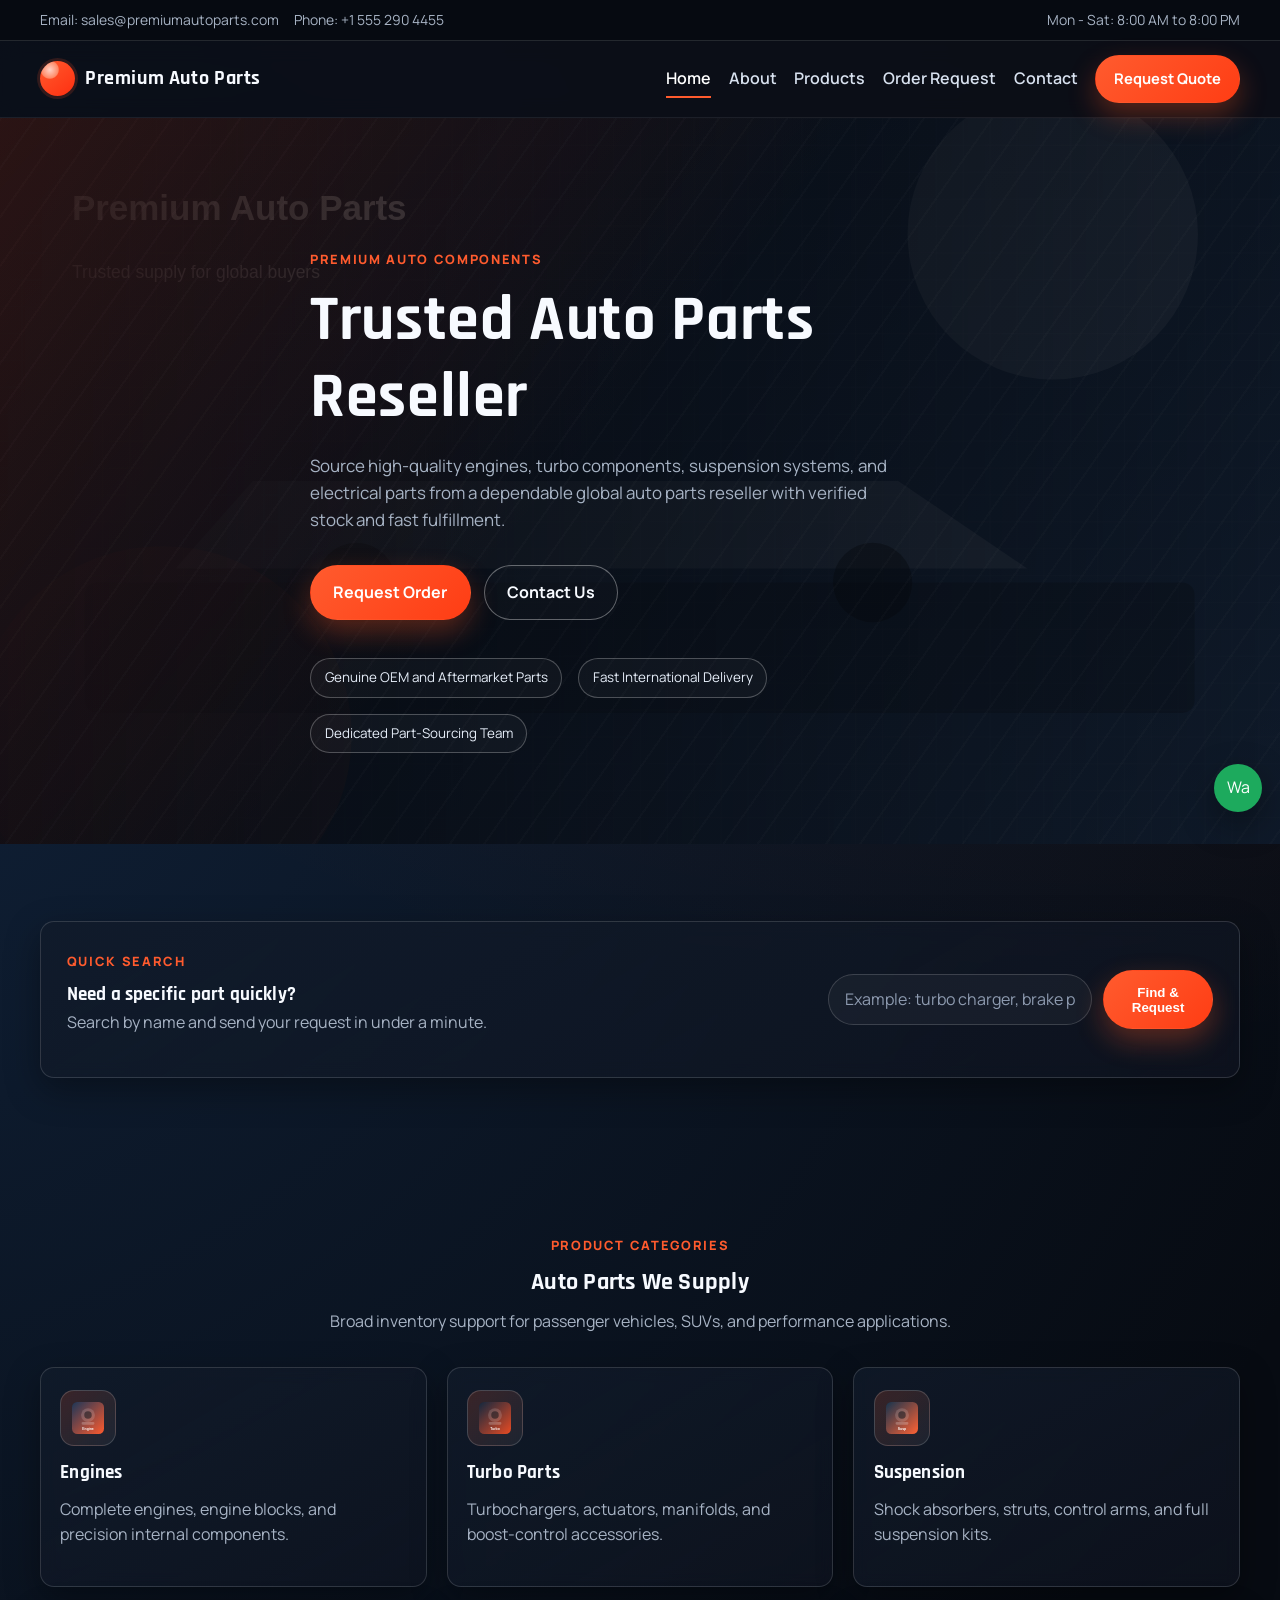
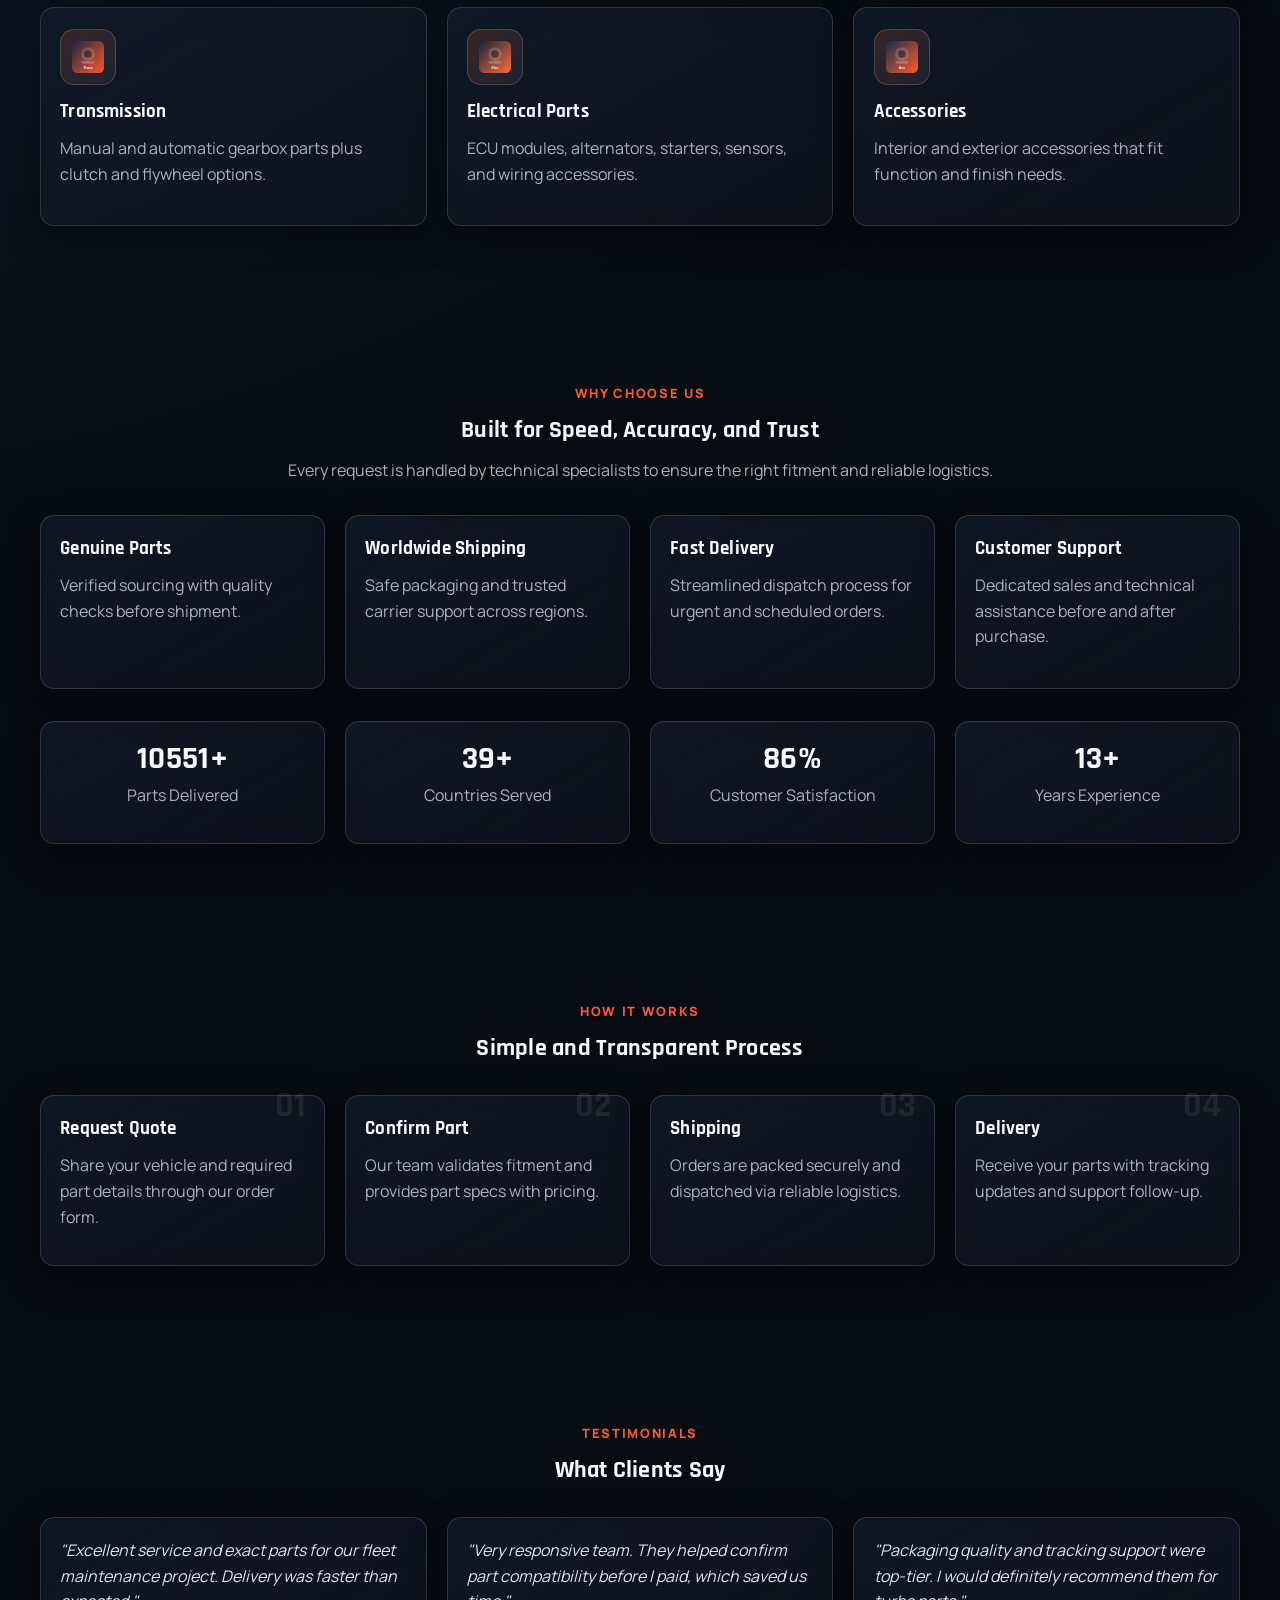
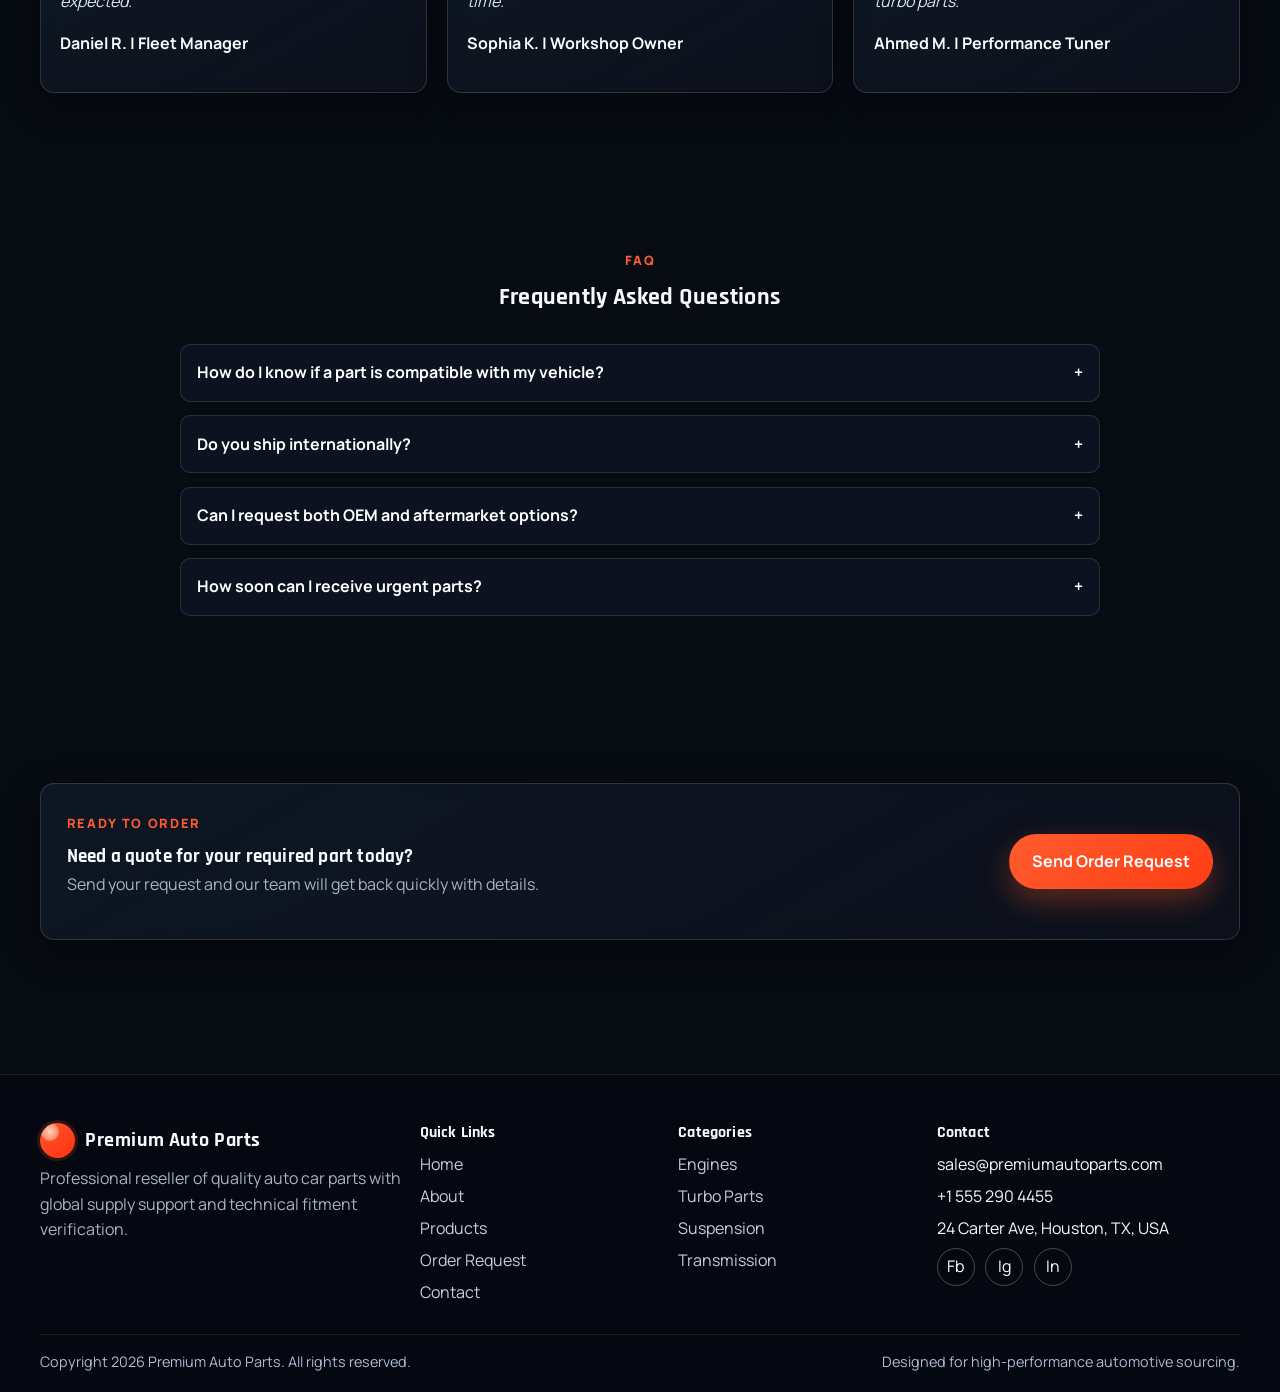
<file: index.html>
<!DOCTYPE html>
<html lang="en">
  <head>
    <meta charset="UTF-8" />
    <meta name="viewport" content="width=device-width, initial-scale=1.0" />
    <meta
      name="description"
      content="Premium Auto Car Parts Reselling website for genuine parts, quick quote requests, and worldwide shipping."
    />
    <meta
      name="keywords"
      content="auto parts reseller, engines, turbo parts, suspension, transmission, automotive spare parts"
    />
    <title>Premium Auto Parts | Trusted Auto Parts Reseller</title>
    <link rel="preconnect" href="https://fonts.googleapis.com" />
    <link rel="preconnect" href="https://fonts.gstatic.com" crossorigin />
    <link
      href="https://fonts.googleapis.com/css2?family=Manrope:wght@400;500;600;700;800&family=Rajdhani:wght@600;700&display=swap"
      rel="stylesheet"
    />
    <link rel="stylesheet" href="css/style.css" />
  </head>
  <body>
    <!-- Top Contact Strip -->
    <div class="topbar">
      <div class="container">
        <ul class="topbar-list">
          <li>Email: sales@premiumautoparts.com</li>
          <li>Phone: +1 555 290 4455</li>
        </ul>
        <span>Mon - Sat: 8:00 AM to 8:00 PM</span>
      </div>
    </div>

    <!-- Sticky Header and Navigation -->
    <header class="site-header">
      <div class="container navbar">
        <a class="logo" href="index.html">
          <span class="logo-mark" aria-hidden="true"></span>
          <span>Premium Auto Parts</span>
        </a>

        <button
          class="nav-toggle"
          data-nav-toggle
          aria-label="Toggle menu"
          aria-expanded="false"
        >
          <span class="bar"></span>
          <span class="bar"></span>
          <span class="bar"></span>
        </button>

        <nav class="nav-links" data-nav-links>
          <a class="nav-link active" href="index.html">Home</a>
          <a class="nav-link" href="about.html">About</a>
          <a class="nav-link" href="products.html">Products</a>
          <a class="nav-link" href="order-request.html">Order Request</a>
          <a class="nav-link" href="contact.html">Contact</a>
          <a class="btn btn-primary btn-sm" href="order-request.html">Request Quote</a>
        </nav>
      </div>
    </header>

    <!-- Main Page Content -->
    <main>
      <section class="hero">
        <div class="container hero-content reveal">
          <span class="eyebrow">Premium Auto Components</span>
          <h1>Trusted Auto Parts Reseller</h1>
          <p>
            Source high-quality engines, turbo components, suspension systems, and
            electrical parts from a dependable global auto parts reseller with verified
            stock and fast fulfillment.
          </p>
          <div class="hero-actions">
            <a class="btn btn-primary" href="order-request.html">Request Order</a>
            <a class="btn btn-outline" href="contact.html">Contact Us</a>
          </div>
          <div class="hero-meta">
            <span class="hero-pill">Genuine OEM and Aftermarket Parts</span>
            <span class="hero-pill">Fast International Delivery</span>
            <span class="hero-pill">Dedicated Part-Sourcing Team</span>
          </div>
        </div>
      </section>

      <section class="section">
        <div class="container">
          <div class="glass-card cta-strip reveal">
            <div>
              <span class="eyebrow">Quick Search</span>
              <h3>Need a specific part quickly?</h3>
              <p>Search by name and send your request in under a minute.</p>
            </div>
            <form class="search-form" data-quick-search>
              <input
                type="text"
                name="search"
                placeholder="Example: turbo charger, brake pad, ECU"
                aria-label="Search part"
              />
              <button class="btn btn-primary" type="submit">Find & Request</button>
            </form>
          </div>
        </div>
      </section>

      <section class="section">
        <div class="container">
          <div class="section-title-wrap reveal">
            <span class="eyebrow">Product Categories</span>
            <h2>Auto Parts We Supply</h2>
            <p>
              Broad inventory support for passenger vehicles, SUVs, and performance
              applications.
            </p>
          </div>

          <div class="grid grid-3">
            <article class="glass-card feature-card reveal">
              <div class="feature-icon">
                <img src="images/category-engine.svg" alt="Engine parts" />
              </div>
              <h3>Engines</h3>
              <p>Complete engines, engine blocks, and precision internal components.</p>
            </article>

            <article class="glass-card feature-card reveal">
              <div class="feature-icon">
                <img src="images/category-turbo.svg" alt="Turbo parts" />
              </div>
              <h3>Turbo Parts</h3>
              <p>Turbochargers, actuators, manifolds, and boost-control accessories.</p>
            </article>

            <article class="glass-card feature-card reveal">
              <div class="feature-icon">
                <img src="images/category-suspension.svg" alt="Suspension parts" />
              </div>
              <h3>Suspension</h3>
              <p>Shock absorbers, struts, control arms, and full suspension kits.</p>
            </article>

            <article class="glass-card feature-card reveal">
              <div class="feature-icon">
                <img src="images/category-transmission.svg" alt="Transmission parts" />
              </div>
              <h3>Transmission</h3>
              <p>Manual and automatic gearbox parts plus clutch and flywheel options.</p>
            </article>

            <article class="glass-card feature-card reveal">
              <div class="feature-icon">
                <img src="images/category-electrical.svg" alt="Electrical parts" />
              </div>
              <h3>Electrical Parts</h3>
              <p>ECU modules, alternators, starters, sensors, and wiring accessories.</p>
            </article>

            <article class="glass-card feature-card reveal">
              <div class="feature-icon">
                <img src="images/category-accessories.svg" alt="Accessories" />
              </div>
              <h3>Accessories</h3>
              <p>Interior and exterior accessories that fit function and finish needs.</p>
            </article>
          </div>
        </div>
      </section>

      <section class="section">
        <div class="container">
          <div class="section-title-wrap reveal">
            <span class="eyebrow">Why Choose Us</span>
            <h2>Built for Speed, Accuracy, and Trust</h2>
            <p>
              Every request is handled by technical specialists to ensure the right
              fitment and reliable logistics.
            </p>
          </div>

          <div class="grid grid-4">
            <article class="glass-card feature-card reveal">
              <h3>Genuine Parts</h3>
              <p>Verified sourcing with quality checks before shipment.</p>
            </article>
            <article class="glass-card feature-card reveal">
              <h3>Worldwide Shipping</h3>
              <p>Safe packaging and trusted carrier support across regions.</p>
            </article>
            <article class="glass-card feature-card reveal">
              <h3>Fast Delivery</h3>
              <p>Streamlined dispatch process for urgent and scheduled orders.</p>
            </article>
            <article class="glass-card feature-card reveal">
              <h3>Customer Support</h3>
              <p>Dedicated sales and technical assistance before and after purchase.</p>
            </article>
          </div>

          <div class="grid grid-4 stats reveal">
            <article class="glass-card stat-card">
              <h3 class="counter" data-target="12000" data-suffix="+">0+</h3>
              <p>Parts Delivered</p>
            </article>
            <article class="glass-card stat-card">
              <h3 class="counter" data-target="45" data-suffix="+">0+</h3>
              <p>Countries Served</p>
            </article>
            <article class="glass-card stat-card">
              <h3 class="counter" data-target="98" data-suffix="%">0%</h3>
              <p>Customer Satisfaction</p>
            </article>
            <article class="glass-card stat-card">
              <h3 class="counter" data-target="15" data-suffix="+">0+</h3>
              <p>Years Experience</p>
            </article>
          </div>
        </div>
      </section>

      <section class="section">
        <div class="container">
          <div class="section-title-wrap reveal">
            <span class="eyebrow">How It Works</span>
            <h2>Simple and Transparent Process</h2>
          </div>
          <div class="grid grid-4 process-list">
            <article class="glass-card process-step reveal">
              <h3>Request Quote</h3>
              <p>Share your vehicle and required part details through our order form.</p>
            </article>
            <article class="glass-card process-step reveal">
              <h3>Confirm Part</h3>
              <p>Our team validates fitment and provides part specs with pricing.</p>
            </article>
            <article class="glass-card process-step reveal">
              <h3>Shipping</h3>
              <p>Orders are packed securely and dispatched via reliable logistics.</p>
            </article>
            <article class="glass-card process-step reveal">
              <h3>Delivery</h3>
              <p>Receive your parts with tracking updates and support follow-up.</p>
            </article>
          </div>
        </div>
      </section>

      <section class="section">
        <div class="container">
          <div class="section-title-wrap reveal">
            <span class="eyebrow">Testimonials</span>
            <h2>What Clients Say</h2>
          </div>
          <div class="grid grid-3">
            <article class="glass-card testimonial-card reveal">
              <p class="quote">
                "Excellent service and exact parts for our fleet maintenance project.
                Delivery was faster than expected."
              </p>
              <p class="author">Daniel R. | Fleet Manager</p>
            </article>
            <article class="glass-card testimonial-card reveal">
              <p class="quote">
                "Very responsive team. They helped confirm part compatibility before I
                paid, which saved us time."
              </p>
              <p class="author">Sophia K. | Workshop Owner</p>
            </article>
            <article class="glass-card testimonial-card reveal">
              <p class="quote">
                "Packaging quality and tracking support were top-tier. I would definitely
                recommend them for turbo parts."
              </p>
              <p class="author">Ahmed M. | Performance Tuner</p>
            </article>
          </div>
        </div>
      </section>

      <section class="section">
        <div class="container">
          <div class="section-title-wrap reveal">
            <span class="eyebrow">FAQ</span>
            <h2>Frequently Asked Questions</h2>
          </div>
          <div class="faq-list">
            <article class="faq-item reveal">
              <button class="faq-question" type="button">
                How do I know if a part is compatible with my vehicle?
                <span>+</span>
              </button>
              <div class="faq-answer">
                <p>
                  Share your vehicle make, model, engine, and year. Our team verifies
                  compatibility before final confirmation.
                </p>
              </div>
            </article>

            <article class="faq-item reveal">
              <button class="faq-question" type="button">
                Do you ship internationally?
                <span>+</span>
              </button>
              <div class="faq-answer">
                <p>
                  Yes. We provide worldwide shipping with tracking and recommended
                  courier options based on your location.
                </p>
              </div>
            </article>

            <article class="faq-item reveal">
              <button class="faq-question" type="button">
                Can I request both OEM and aftermarket options?
                <span>+</span>
              </button>
              <div class="faq-answer">
                <p>
                  Absolutely. We can provide price and lead-time comparisons for genuine
                  OEM and premium aftermarket alternatives.
                </p>
              </div>
            </article>

            <article class="faq-item reveal">
              <button class="faq-question" type="button">
                How soon can I receive urgent parts?
                <span>+</span>
              </button>
              <div class="faq-answer">
                <p>
                  Urgent requests are prioritized for same-day processing where stock is
                  available, with express shipping options.
                </p>
              </div>
            </article>
          </div>
        </div>
      </section>

      <section class="section">
        <div class="container">
          <div class="glass-card cta-strip reveal">
            <div>
              <span class="eyebrow">Ready to Order</span>
              <h3>Need a quote for your required part today?</h3>
              <p>Send your request and our team will get back quickly with details.</p>
            </div>
            <a class="btn btn-primary" href="order-request.html">Send Order Request</a>
          </div>
        </div>
      </section>
    </main>

    <!-- Site Footer -->
    <footer class="site-footer">
      <div class="container footer-top">
        <div>
          <a class="logo" href="index.html">
            <span class="logo-mark" aria-hidden="true"></span>
            <span>Premium Auto Parts</span>
          </a>
          <p>
            Professional reseller of quality auto car parts with global supply support
            and technical fitment verification.
          </p>
        </div>
        <div>
          <h4>Quick Links</h4>
          <ul class="footer-links">
            <li><a href="index.html">Home</a></li>
            <li><a href="about.html">About</a></li>
            <li><a href="products.html">Products</a></li>
            <li><a href="order-request.html">Order Request</a></li>
            <li><a href="contact.html">Contact</a></li>
          </ul>
        </div>
        <div>
          <h4>Categories</h4>
          <ul class="footer-links">
            <li><a href="products.html">Engines</a></li>
            <li><a href="products.html">Turbo Parts</a></li>
            <li><a href="products.html">Suspension</a></li>
            <li><a href="products.html">Transmission</a></li>
          </ul>
        </div>
        <div>
          <h4>Contact</h4>
          <ul class="footer-links">
            <li>sales@premiumautoparts.com</li>
            <li>+1 555 290 4455</li>
            <li>24 Carter Ave, Houston, TX, USA</li>
          </ul>
          <div class="socials">
            <a class="social-link" href="#" aria-label="Facebook">Fb</a>
            <a class="social-link" href="#" aria-label="Instagram">Ig</a>
            <a class="social-link" href="#" aria-label="LinkedIn">In</a>
          </div>
        </div>
      </div>
      <div class="container footer-bottom">
        <span>Copyright <span data-year></span> Premium Auto Parts. All rights reserved.</span>
        <span>Designed for high-performance automotive sourcing.</span>
      </div>
    </footer>

    <a
      class="floating-whatsapp"
      href="https://wa.me/15552904455"
      target="_blank"
      rel="noopener"
      aria-label="WhatsApp chat"
      >Wa</a
    >
    <button class="back-to-top" data-back-top aria-label="Back to top">Top</button>

    <script src="js/main.js"></script>
  </body>
</html>
</file>
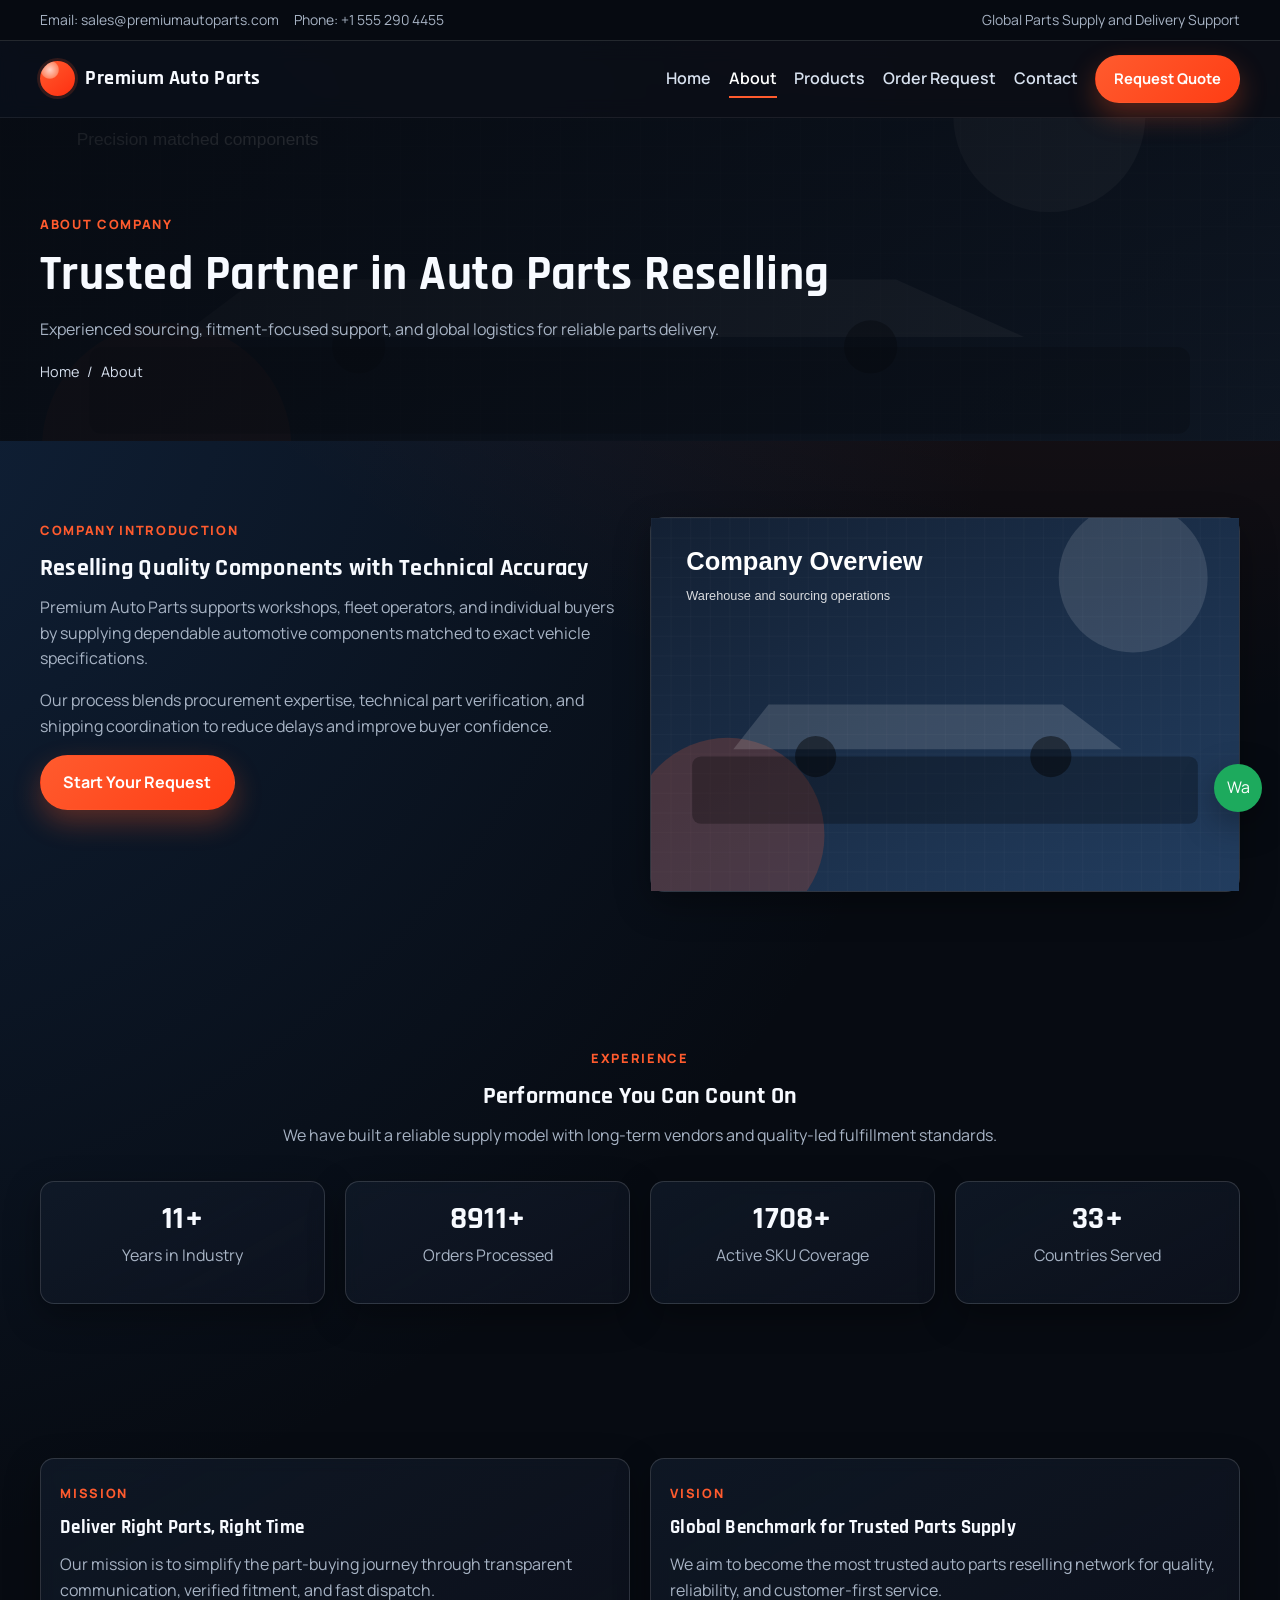
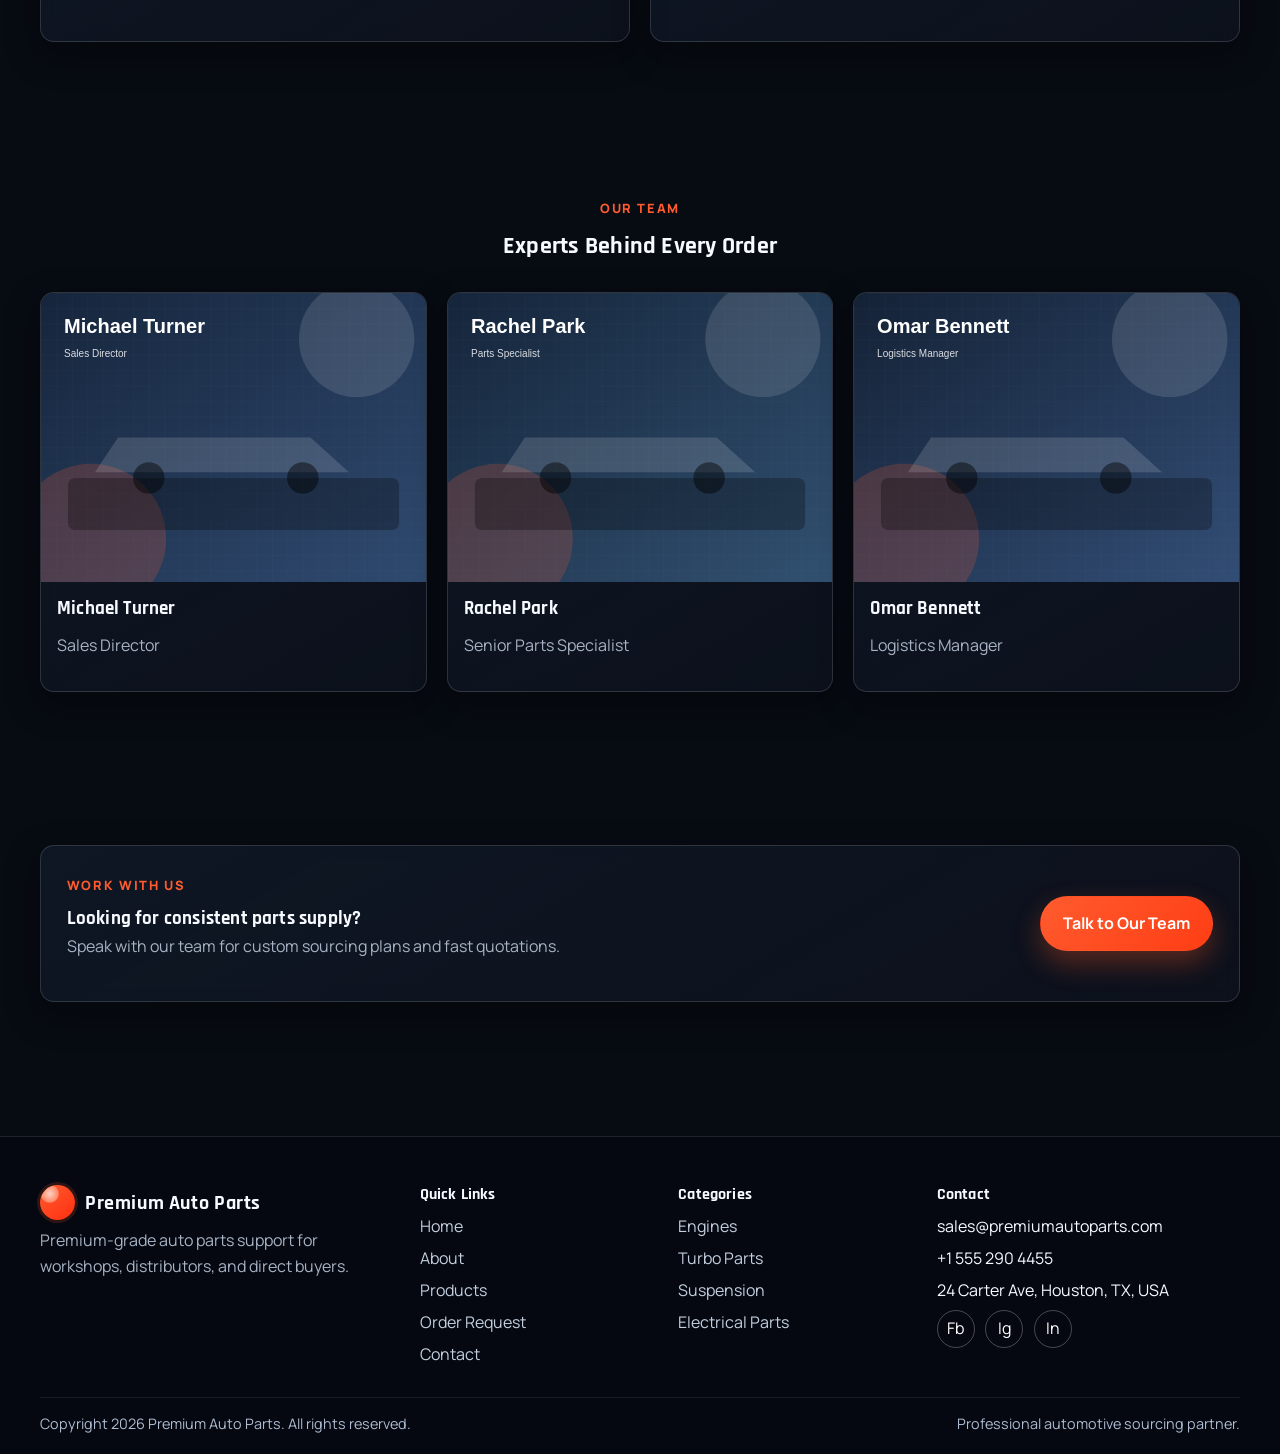
<file: about.html>
<!DOCTYPE html>
<html lang="en">
  <head>
    <meta charset="UTF-8" />
    <meta name="viewport" content="width=device-width, initial-scale=1.0" />
    <meta
      name="description"
      content="Learn about Premium Auto Parts, our experience, mission, vision, and team behind reliable auto parts reselling."
    />
    <title>About Us | Premium Auto Parts</title>
    <link rel="preconnect" href="https://fonts.googleapis.com" />
    <link rel="preconnect" href="https://fonts.gstatic.com" crossorigin />
    <link
      href="https://fonts.googleapis.com/css2?family=Manrope:wght@400;500;600;700;800&family=Rajdhani:wght@600;700&display=swap"
      rel="stylesheet"
    />
    <link rel="stylesheet" href="css/style.css" />
  </head>
  <body>
    <!-- Top Contact Strip -->
    <div class="topbar">
      <div class="container">
        <ul class="topbar-list">
          <li>Email: sales@premiumautoparts.com</li>
          <li>Phone: +1 555 290 4455</li>
        </ul>
        <span>Global Parts Supply and Delivery Support</span>
      </div>
    </div>

    <!-- Sticky Header and Navigation -->
    <header class="site-header">
      <div class="container navbar">
        <a class="logo" href="index.html">
          <span class="logo-mark" aria-hidden="true"></span>
          <span>Premium Auto Parts</span>
        </a>

        <button
          class="nav-toggle"
          data-nav-toggle
          aria-label="Toggle menu"
          aria-expanded="false"
        >
          <span class="bar"></span>
          <span class="bar"></span>
          <span class="bar"></span>
        </button>

        <nav class="nav-links" data-nav-links>
          <a class="nav-link" href="index.html">Home</a>
          <a class="nav-link active" href="about.html">About</a>
          <a class="nav-link" href="products.html">Products</a>
          <a class="nav-link" href="order-request.html">Order Request</a>
          <a class="nav-link" href="contact.html">Contact</a>
          <a class="btn btn-primary btn-sm" href="order-request.html">Request Quote</a>
        </nav>
      </div>
    </header>

    <!-- Main Page Content -->
    <main>
      <section class="page-banner">
        <div class="container reveal">
          <span class="eyebrow">About Company</span>
          <h1>Trusted Partner in Auto Parts Reselling</h1>
          <p>
            Experienced sourcing, fitment-focused support, and global logistics for
            reliable parts delivery.
          </p>
          <div class="breadcrumb">
            <a href="index.html">Home</a>
            <span>/</span>
            <span>About</span>
          </div>
        </div>
      </section>

      <section class="section">
        <div class="container grid grid-2">
          <div class="reveal">
            <span class="eyebrow">Company Introduction</span>
            <h2>Reselling Quality Components with Technical Accuracy</h2>
            <p>
              Premium Auto Parts supports workshops, fleet operators, and individual
              buyers by supplying dependable automotive components matched to exact vehicle
              specifications.
            </p>
            <p>
              Our process blends procurement expertise, technical part verification, and
              shipping coordination to reduce delays and improve buyer confidence.
            </p>
            <a class="btn btn-primary" href="order-request.html">Start Your Request</a>
          </div>
          <div class="glass-card reveal">
            <img src="images/about-company.svg" alt="Auto parts warehouse and support team" />
          </div>
        </div>
      </section>

      <section class="section">
        <div class="container">
          <div class="section-title-wrap reveal">
            <span class="eyebrow">Experience</span>
            <h2>Performance You Can Count On</h2>
            <p>
              We have built a reliable supply model with long-term vendors and quality-led
              fulfillment standards.
            </p>
          </div>
          <div class="grid grid-4 stats">
            <article class="glass-card stat-card reveal">
              <h3 class="counter" data-target="15" data-suffix="+">0+</h3>
              <p>Years in Industry</p>
            </article>
            <article class="glass-card stat-card reveal">
              <h3 class="counter" data-target="12000" data-suffix="+">0+</h3>
              <p>Orders Processed</p>
            </article>
            <article class="glass-card stat-card reveal">
              <h3 class="counter" data-target="2300" data-suffix="+">0+</h3>
              <p>Active SKU Coverage</p>
            </article>
            <article class="glass-card stat-card reveal">
              <h3 class="counter" data-target="45" data-suffix="+">0+</h3>
              <p>Countries Served</p>
            </article>
          </div>
        </div>
      </section>

      <section class="section">
        <div class="container grid grid-2">
          <article class="glass-card feature-card reveal">
            <span class="eyebrow">Mission</span>
            <h3>Deliver Right Parts, Right Time</h3>
            <p>
              Our mission is to simplify the part-buying journey through transparent
              communication, verified fitment, and fast dispatch.
            </p>
          </article>
          <article class="glass-card feature-card reveal">
            <span class="eyebrow">Vision</span>
            <h3>Global Benchmark for Trusted Parts Supply</h3>
            <p>
              We aim to become the most trusted auto parts reselling network for quality,
              reliability, and customer-first service.
            </p>
          </article>
        </div>
      </section>

      <section class="section">
        <div class="container">
          <div class="section-title-wrap reveal">
            <span class="eyebrow">Our Team</span>
            <h2>Experts Behind Every Order</h2>
          </div>
          <div class="grid grid-3">
            <article class="glass-card team-card reveal">
              <img src="images/team-1.svg" alt="Sales director portrait" />
              <div class="content">
                <h3>Michael Turner</h3>
                <p>Sales Director</p>
              </div>
            </article>
            <article class="glass-card team-card reveal">
              <img src="images/team-2.svg" alt="Parts specialist portrait" />
              <div class="content">
                <h3>Rachel Park</h3>
                <p>Senior Parts Specialist</p>
              </div>
            </article>
            <article class="glass-card team-card reveal">
              <img src="images/team-3.svg" alt="Logistics manager portrait" />
              <div class="content">
                <h3>Omar Bennett</h3>
                <p>Logistics Manager</p>
              </div>
            </article>
          </div>
        </div>
      </section>

      <section class="section">
        <div class="container">
          <div class="glass-card cta-strip reveal">
            <div>
              <span class="eyebrow">Work With Us</span>
              <h3>Looking for consistent parts supply?</h3>
              <p>Speak with our team for custom sourcing plans and fast quotations.</p>
            </div>
            <a class="btn btn-primary" href="contact.html">Talk to Our Team</a>
          </div>
        </div>
      </section>
    </main>

    <!-- Site Footer -->
    <footer class="site-footer">
      <div class="container footer-top">
        <div>
          <a class="logo" href="index.html">
            <span class="logo-mark" aria-hidden="true"></span>
            <span>Premium Auto Parts</span>
          </a>
          <p>
            Premium-grade auto parts support for workshops, distributors, and direct
            buyers.
          </p>
        </div>
        <div>
          <h4>Quick Links</h4>
          <ul class="footer-links">
            <li><a href="index.html">Home</a></li>
            <li><a href="about.html">About</a></li>
            <li><a href="products.html">Products</a></li>
            <li><a href="order-request.html">Order Request</a></li>
            <li><a href="contact.html">Contact</a></li>
          </ul>
        </div>
        <div>
          <h4>Categories</h4>
          <ul class="footer-links">
            <li><a href="products.html">Engines</a></li>
            <li><a href="products.html">Turbo Parts</a></li>
            <li><a href="products.html">Suspension</a></li>
            <li><a href="products.html">Electrical Parts</a></li>
          </ul>
        </div>
        <div>
          <h4>Contact</h4>
          <ul class="footer-links">
            <li>sales@premiumautoparts.com</li>
            <li>+1 555 290 4455</li>
            <li>24 Carter Ave, Houston, TX, USA</li>
          </ul>
          <div class="socials">
            <a class="social-link" href="#" aria-label="Facebook">Fb</a>
            <a class="social-link" href="#" aria-label="Instagram">Ig</a>
            <a class="social-link" href="#" aria-label="LinkedIn">In</a>
          </div>
        </div>
      </div>
      <div class="container footer-bottom">
        <span>Copyright <span data-year></span> Premium Auto Parts. All rights reserved.</span>
        <span>Professional automotive sourcing partner.</span>
      </div>
    </footer>

    <a
      class="floating-whatsapp"
      href="https://wa.me/15552904455"
      target="_blank"
      rel="noopener"
      aria-label="WhatsApp chat"
      >Wa</a
    >
    <button class="back-to-top" data-back-top aria-label="Back to top">Top</button>

    <script src="js/main.js"></script>
  </body>
</html>
</file>
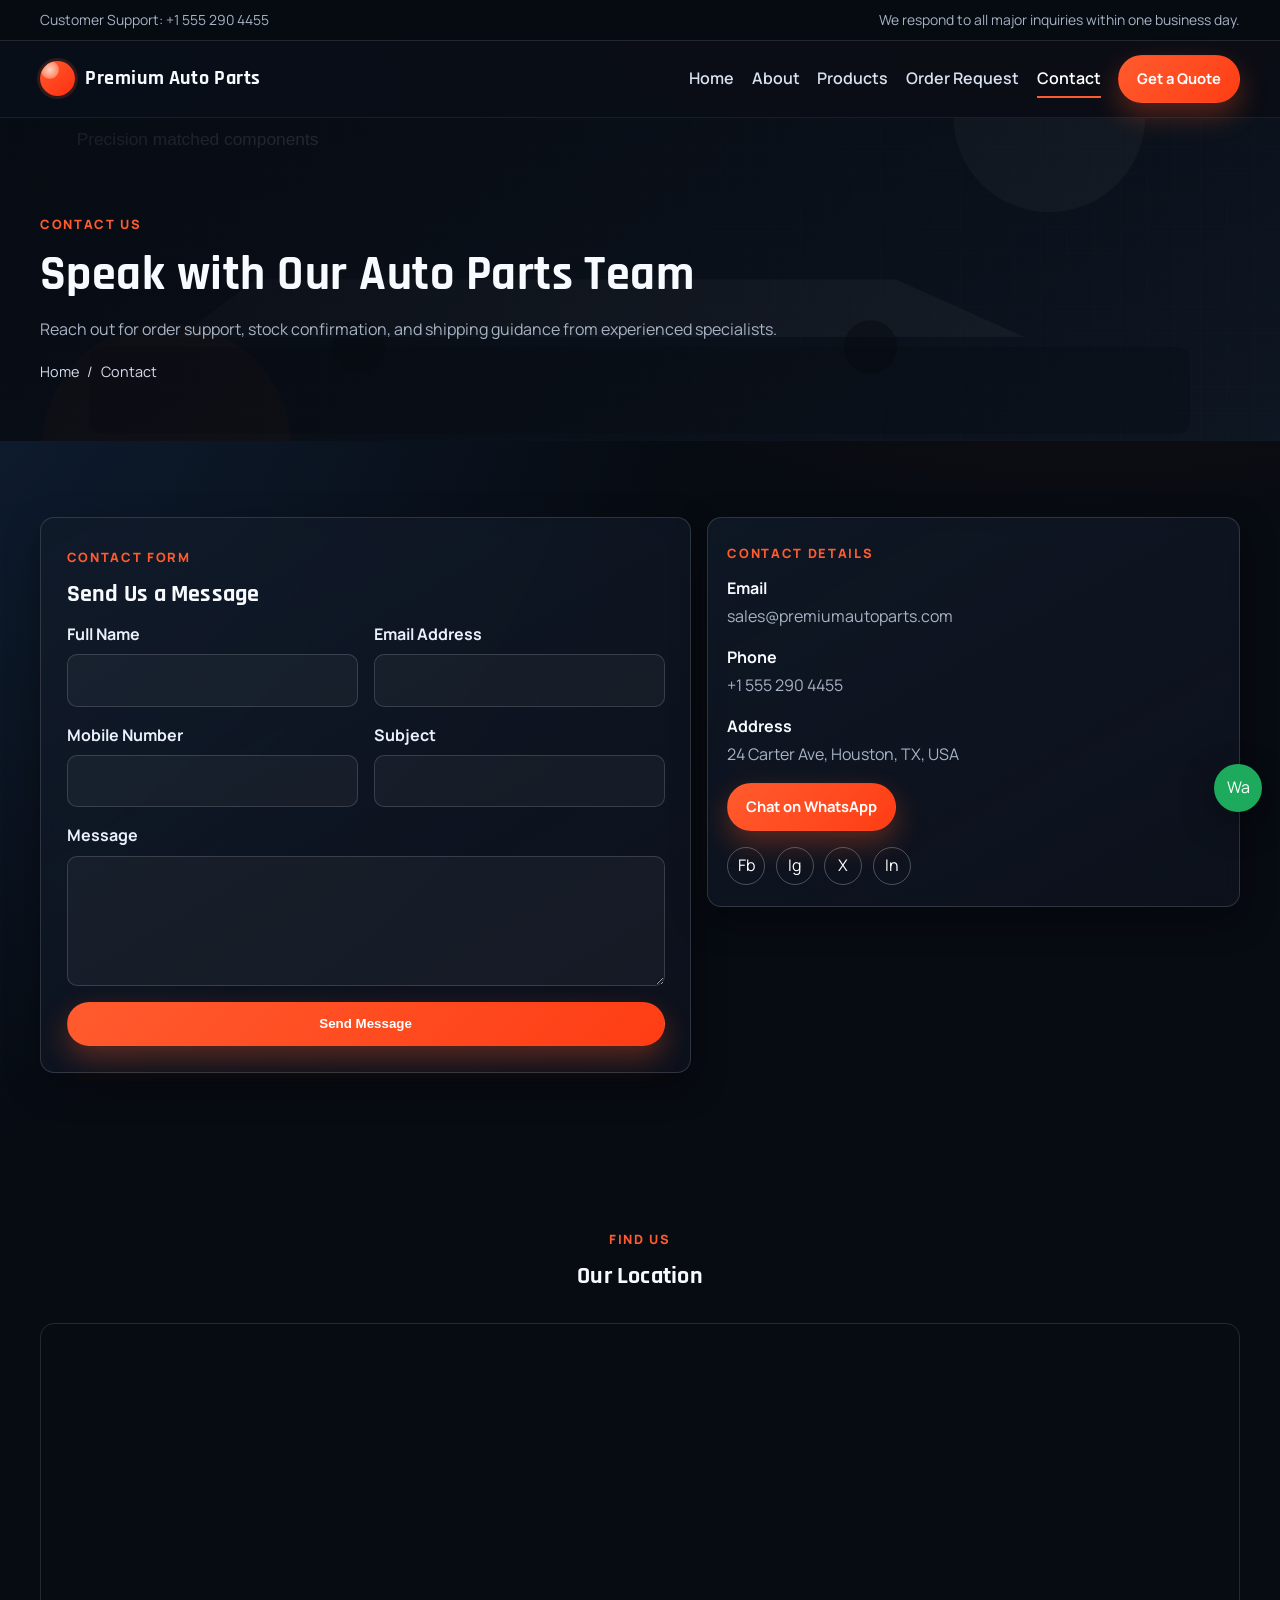
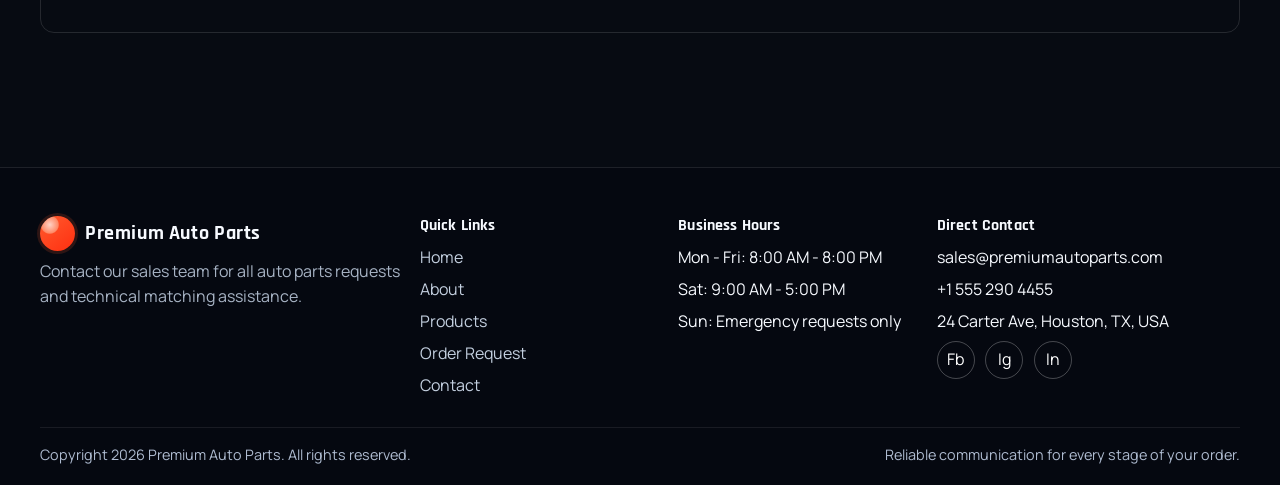
<file: contact.html>
<!DOCTYPE html>
<html lang="en">
  <head>
    <meta charset="UTF-8" />
    <meta name="viewport" content="width=device-width, initial-scale=1.0" />
    <meta
      name="description"
      content="Contact Premium Auto Parts for part inquiries, quote requests, shipping details, and technical support."
    />
    <title>Contact Us | Premium Auto Parts</title>
    <link rel="preconnect" href="https://fonts.googleapis.com" />
    <link rel="preconnect" href="https://fonts.gstatic.com" crossorigin />
    <link
      href="https://fonts.googleapis.com/css2?family=Manrope:wght@400;500;600;700;800&family=Rajdhani:wght@600;700&display=swap"
      rel="stylesheet"
    />
    <link rel="stylesheet" href="css/style.css" />
  </head>
  <body>
    <!-- Top Contact Strip -->
    <div class="topbar">
      <div class="container">
        <ul class="topbar-list">
          <li>Customer Support: +1 555 290 4455</li>
        </ul>
        <span>We respond to all major inquiries within one business day.</span>
      </div>
    </div>

    <!-- Sticky Header and Navigation -->
    <header class="site-header">
      <div class="container navbar">
        <a class="logo" href="index.html">
          <span class="logo-mark" aria-hidden="true"></span>
          <span>Premium Auto Parts</span>
        </a>

        <button
          class="nav-toggle"
          data-nav-toggle
          aria-label="Toggle menu"
          aria-expanded="false"
        >
          <span class="bar"></span>
          <span class="bar"></span>
          <span class="bar"></span>
        </button>

        <nav class="nav-links" data-nav-links>
          <a class="nav-link" href="index.html">Home</a>
          <a class="nav-link" href="about.html">About</a>
          <a class="nav-link" href="products.html">Products</a>
          <a class="nav-link" href="order-request.html">Order Request</a>
          <a class="nav-link active" href="contact.html">Contact</a>
          <a class="btn btn-primary btn-sm" href="order-request.html">Get a Quote</a>
        </nav>
      </div>
    </header>

    <!-- Main Page Content -->
    <main>
      <section class="page-banner">
        <div class="container reveal">
          <span class="eyebrow">Contact Us</span>
          <h1>Speak with Our Auto Parts Team</h1>
          <p>
            Reach out for order support, stock confirmation, and shipping guidance from
            experienced specialists.
          </p>
          <div class="breadcrumb">
            <a href="index.html">Home</a>
            <span>/</span>
            <span>Contact</span>
          </div>
        </div>
      </section>

      <section class="section">
        <div class="container contact-grid">
          <div class="glass-card form-shell reveal">
            <span class="eyebrow">Contact Form</span>
            <h2>Send Us a Message</h2>
            <form
              class="form-grid"
              action="mailto:sales@premiumautoparts.com"
              method="post"
              enctype="text/plain"
            >
              <div class="form-group">
                <label for="contact-name">Full Name</label>
                <input id="contact-name" name="Name" type="text" required />
              </div>
              <div class="form-group">
                <label for="contact-email">Email Address</label>
                <input id="contact-email" name="Email" type="email" required />
              </div>
              <div class="form-group">
                <label for="contact-phone">Mobile Number</label>
                <input id="contact-phone" name="Phone" type="tel" />
              </div>
              <div class="form-group">
                <label for="contact-subject">Subject</label>
                <input id="contact-subject" name="Subject" type="text" required />
              </div>
              <div class="form-group form-group-full">
                <label for="contact-message">Message</label>
                <textarea id="contact-message" name="Message" required></textarea>
              </div>
              <div class="form-group form-group-full">
                <button class="btn btn-primary" type="submit">Send Message</button>
              </div>
            </form>
          </div>

          <aside class="reveal">
            <article class="glass-card feature-card">
              <span class="eyebrow">Contact Details</span>
              <div class="contact-item">
                <div>
                  <strong>Email</strong>
                  <p>sales@premiumautoparts.com</p>
                </div>
              </div>
              <div class="contact-item">
                <div>
                  <strong>Phone</strong>
                  <p>+1 555 290 4455</p>
                </div>
              </div>
              <div class="contact-item">
                <div>
                  <strong>Address</strong>
                  <p>24 Carter Ave, Houston, TX, USA</p>
                </div>
              </div>
              <a
                class="btn btn-primary btn-sm"
                href="https://wa.me/15552904455"
                target="_blank"
                rel="noopener"
                >Chat on WhatsApp</a
              >
              <div class="socials" style="margin-top: 1rem">
                <a class="social-link" href="#" aria-label="Facebook">Fb</a>
                <a class="social-link" href="#" aria-label="Instagram">Ig</a>
                <a class="social-link" href="#" aria-label="X">X</a>
                <a class="social-link" href="#" aria-label="LinkedIn">In</a>
              </div>
            </article>
          </aside>
        </div>
      </section>

      <section class="section">
        <div class="container">
          <div class="section-title-wrap reveal">
            <span class="eyebrow">Find Us</span>
            <h2>Our Location</h2>
          </div>
          <div class="map-wrap reveal">
            <iframe
              title="Premium Auto Parts location map"
              loading="lazy"
              referrerpolicy="no-referrer-when-downgrade"
              src="https://www.google.com/maps?q=Houston,+TX&output=embed"
            ></iframe>
          </div>
        </div>
      </section>
    </main>

    <!-- Site Footer -->
    <footer class="site-footer">
      <div class="container footer-top">
        <div>
          <a class="logo" href="index.html">
            <span class="logo-mark" aria-hidden="true"></span>
            <span>Premium Auto Parts</span>
          </a>
          <p>
            Contact our sales team for all auto parts requests and technical matching
            assistance.
          </p>
        </div>
        <div>
          <h4>Quick Links</h4>
          <ul class="footer-links">
            <li><a href="index.html">Home</a></li>
            <li><a href="about.html">About</a></li>
            <li><a href="products.html">Products</a></li>
            <li><a href="order-request.html">Order Request</a></li>
            <li><a href="contact.html">Contact</a></li>
          </ul>
        </div>
        <div>
          <h4>Business Hours</h4>
          <ul class="footer-links">
            <li>Mon - Fri: 8:00 AM - 8:00 PM</li>
            <li>Sat: 9:00 AM - 5:00 PM</li>
            <li>Sun: Emergency requests only</li>
          </ul>
        </div>
        <div>
          <h4>Direct Contact</h4>
          <ul class="footer-links">
            <li>sales@premiumautoparts.com</li>
            <li>+1 555 290 4455</li>
            <li>24 Carter Ave, Houston, TX, USA</li>
          </ul>
          <div class="socials">
            <a class="social-link" href="#" aria-label="Facebook">Fb</a>
            <a class="social-link" href="#" aria-label="Instagram">Ig</a>
            <a class="social-link" href="#" aria-label="LinkedIn">In</a>
          </div>
        </div>
      </div>
      <div class="container footer-bottom">
        <span>Copyright <span data-year></span> Premium Auto Parts. All rights reserved.</span>
        <span>Reliable communication for every stage of your order.</span>
      </div>
    </footer>

    <a
      class="floating-whatsapp"
      href="https://wa.me/15552904455"
      target="_blank"
      rel="noopener"
      aria-label="WhatsApp chat"
      >Wa</a
    >
    <button class="back-to-top" data-back-top aria-label="Back to top">Top</button>

    <script src="js/main.js"></script>
  </body>
</html>
</file>
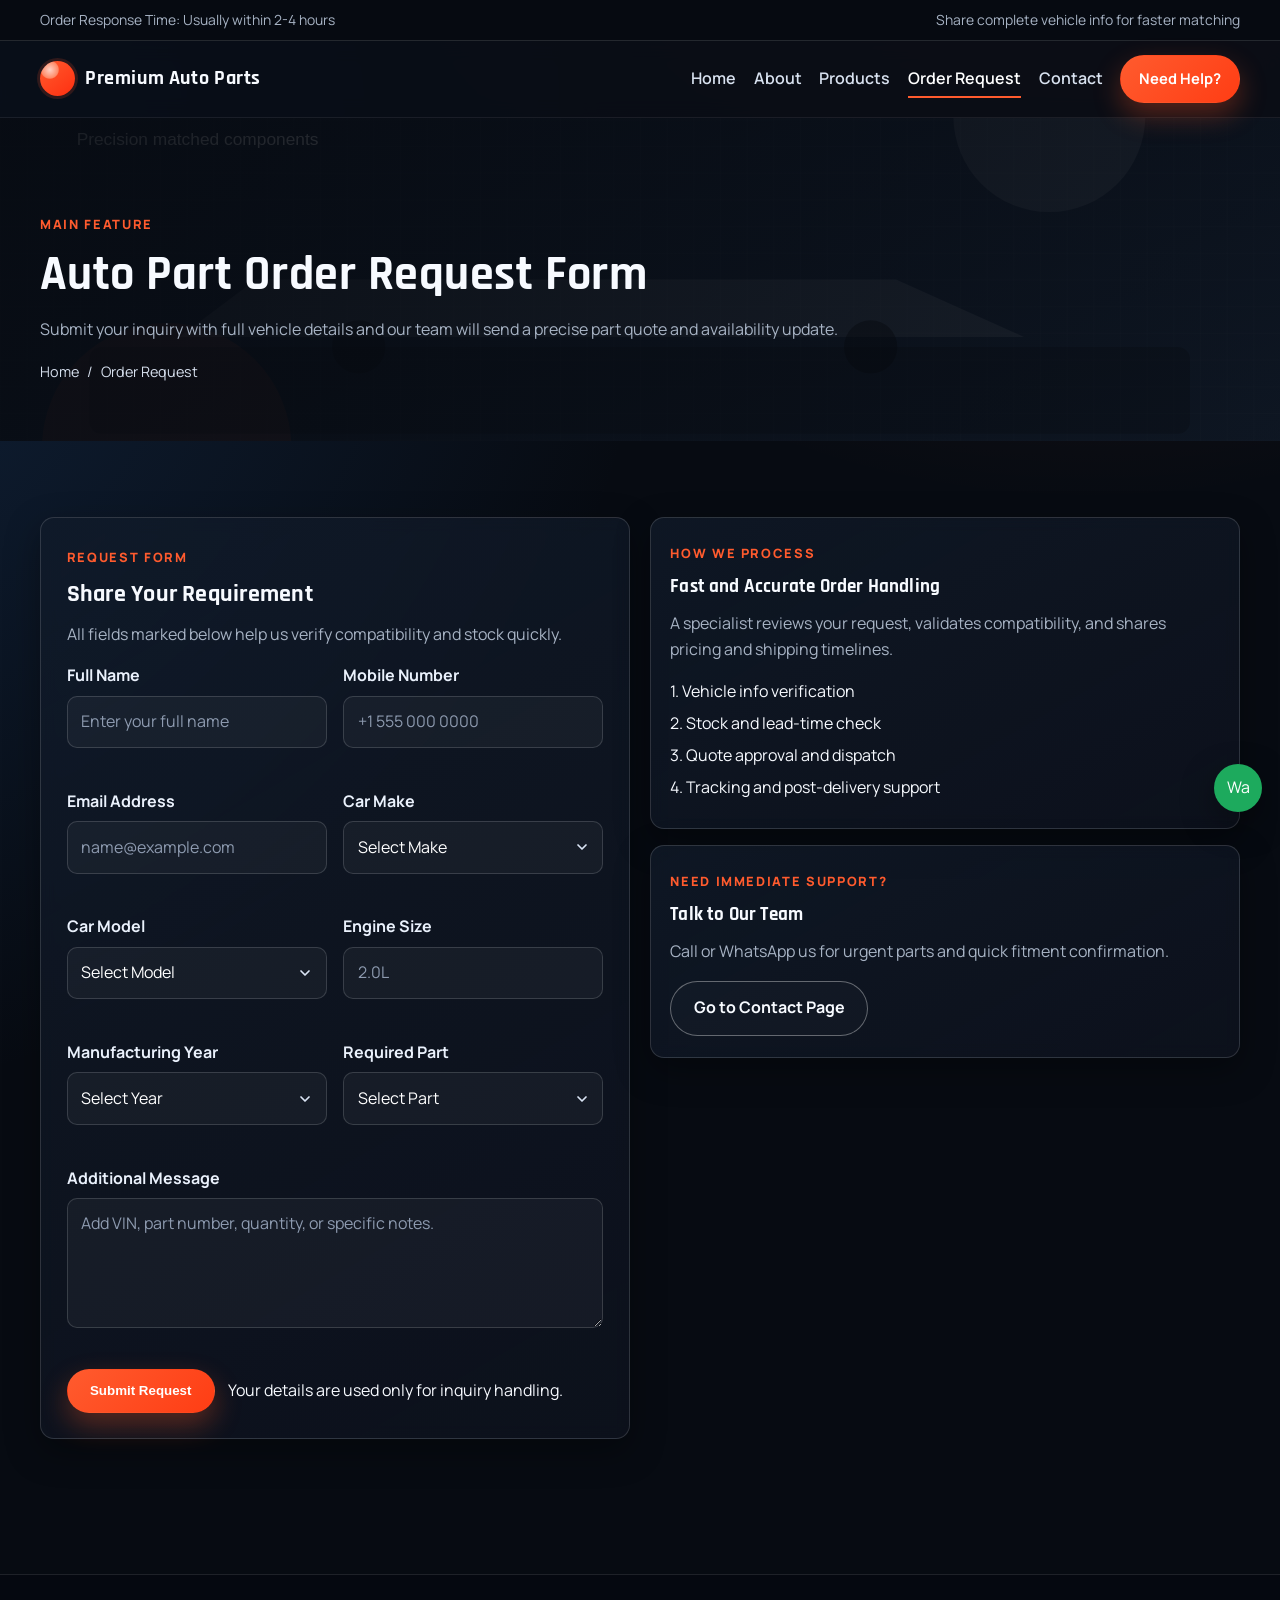
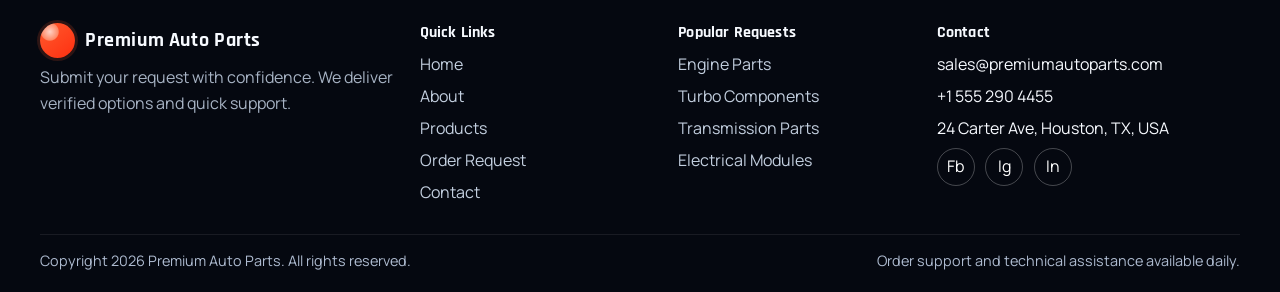
<file: order-request.html>
<!DOCTYPE html>
<html lang="en">
  <head>
    <meta charset="UTF-8" />
    <meta name="viewport" content="width=device-width, initial-scale=1.0" />
    <meta
      name="description"
      content="Submit your auto part inquiry with full vehicle details and receive a professional quote quickly."
    />
    <title>Order Request | Premium Auto Parts</title>
    <link rel="preconnect" href="https://fonts.googleapis.com" />
    <link rel="preconnect" href="https://fonts.gstatic.com" crossorigin />
    <link
      href="https://fonts.googleapis.com/css2?family=Manrope:wght@400;500;600;700;800&family=Rajdhani:wght@600;700&display=swap"
      rel="stylesheet"
    />
    <link rel="stylesheet" href="css/style.css" />
  </head>
  <body>
    <!-- Top Contact Strip -->
    <div class="topbar">
      <div class="container">
        <ul class="topbar-list">
          <li>Order Response Time: Usually within 2-4 hours</li>
        </ul>
        <span>Share complete vehicle info for faster matching</span>
      </div>
    </div>

    <!-- Sticky Header and Navigation -->
    <header class="site-header">
      <div class="container navbar">
        <a class="logo" href="index.html">
          <span class="logo-mark" aria-hidden="true"></span>
          <span>Premium Auto Parts</span>
        </a>

        <button
          class="nav-toggle"
          data-nav-toggle
          aria-label="Toggle menu"
          aria-expanded="false"
        >
          <span class="bar"></span>
          <span class="bar"></span>
          <span class="bar"></span>
        </button>

        <nav class="nav-links" data-nav-links>
          <a class="nav-link" href="index.html">Home</a>
          <a class="nav-link" href="about.html">About</a>
          <a class="nav-link" href="products.html">Products</a>
          <a class="nav-link active" href="order-request.html">Order Request</a>
          <a class="nav-link" href="contact.html">Contact</a>
          <a class="btn btn-primary btn-sm" href="contact.html">Need Help?</a>
        </nav>
      </div>
    </header>

    <!-- Main Page Content -->
    <main>
      <section class="page-banner">
        <div class="container reveal">
          <span class="eyebrow">Main Feature</span>
          <h1>Auto Part Order Request Form</h1>
          <p>
            Submit your inquiry with full vehicle details and our team will send a precise
            part quote and availability update.
          </p>
          <div class="breadcrumb">
            <a href="index.html">Home</a>
            <span>/</span>
            <span>Order Request</span>
          </div>
        </div>
      </section>

      <section class="section">
        <div class="container grid grid-2">
          <div class="glass-card form-shell reveal">
            <span class="eyebrow">Request Form</span>
            <h2>Share Your Requirement</h2>
            <p>All fields marked below help us verify compatibility and stock quickly.</p>

            <form class="form-grid" data-order-form novalidate>
              <div class="form-group">
                <label for="full-name">Full Name</label>
                <input
                  id="full-name"
                  name="full-name"
                  type="text"
                  placeholder="Enter your full name"
                />
                <span class="error-text" aria-live="polite"></span>
              </div>

              <div class="form-group">
                <label for="mobile">Mobile Number</label>
                <input id="mobile" name="mobile" type="tel" placeholder="+1 555 000 0000" />
                <span class="error-text" aria-live="polite"></span>
              </div>

              <div class="form-group">
                <label for="email">Email Address</label>
                <input
                  id="email"
                  name="email"
                  type="email"
                  placeholder="name@example.com"
                />
                <span class="error-text" aria-live="polite"></span>
              </div>

              <div class="form-group">
                <label for="car-make">Car Make</label>
                <select id="car-make" name="car-make">
                  <option value="">Select Make</option>
                  <option value="Toyota">Toyota</option>
                  <option value="Honda">Honda</option>
                  <option value="BMW">BMW</option>
                  <option value="Mercedes">Mercedes</option>
                  <option value="Nissan">Nissan</option>
                  <option value="Hyundai">Hyundai</option>
                  <option value="Ford">Ford</option>
                  <option value="Audi">Audi</option>
                </select>
                <span class="error-text" aria-live="polite"></span>
              </div>

              <div class="form-group">
                <label for="car-model">Car Model</label>
                <select id="car-model" name="car-model">
                  <option value="">Select Model</option>
                </select>
                <span class="error-text" aria-live="polite"></span>
              </div>

              <div class="form-group">
                <label for="engine-size">Engine Size</label>
                <input id="engine-size" name="engine-size" type="text" placeholder="2.0L" />
                <span class="error-text" aria-live="polite"></span>
              </div>

              <div class="form-group">
                <label for="year">Manufacturing Year</label>
                <select id="year" name="year">
                  <option value="">Select Year</option>
                  <option value="2026">2026</option>
                  <option value="2025">2025</option>
                  <option value="2024">2024</option>
                  <option value="2023">2023</option>
                  <option value="2022">2022</option>
                  <option value="2021">2021</option>
                  <option value="2020">2020</option>
                  <option value="2019">2019</option>
                  <option value="2018">2018</option>
                  <option value="2017">2017</option>
                  <option value="2016">2016</option>
                  <option value="2015">2015</option>
                  <option value="2014">2014</option>
                  <option value="2013">2013</option>
                  <option value="2012">2012</option>
                  <option value="2011">2011</option>
                  <option value="2010">2010</option>
                  <option value="2009">2009</option>
                  <option value="2008">2008</option>
                  <option value="2007">2007</option>
                  <option value="2006">2006</option>
                  <option value="2005">2005</option>
                  <option value="2004">2004</option>
                  <option value="2003">2003</option>
                  <option value="2002">2002</option>
                  <option value="2001">2001</option>
                  <option value="2000">2000</option>
                </select>
                <span class="error-text" aria-live="polite"></span>
              </div>

              <div class="form-group">
                <label for="required-part">Required Part</label>
                <select id="required-part" name="required-part">
                  <option value="">Select Part</option>
                  <option value="Engine Assembly">Engine Assembly</option>
                  <option value="Turbocharger">Turbocharger</option>
                  <option value="Suspension Kit">Suspension Kit</option>
                  <option value="Transmission Gearbox">Transmission Gearbox</option>
                  <option value="Electrical ECU">Electrical ECU</option>
                  <option value="Alternator">Alternator</option>
                  <option value="Brake Components">Brake Components</option>
                  <option value="Interior Accessory">Interior Accessory</option>
                </select>
                <span class="error-text" aria-live="polite"></span>
              </div>

              <div class="form-group form-group-full">
                <label for="message">Additional Message</label>
                <textarea
                  id="message"
                  name="message"
                  placeholder="Add VIN, part number, quantity, or specific notes."
                ></textarea>
                <span class="error-text" aria-live="polite"></span>
              </div>

              <div class="form-group form-group-full">
                <div class="submit-wrap">
                  <button class="btn btn-primary" type="submit">Submit Request</button>
                  <span>Your details are used only for inquiry handling.</span>
                </div>
              </div>
            </form>
          </div>

          <aside class="reveal">
            <article class="glass-card feature-card">
              <span class="eyebrow">How We Process</span>
              <h3>Fast and Accurate Order Handling</h3>
              <p>
                A specialist reviews your request, validates compatibility, and shares
                pricing and shipping timelines.
              </p>
              <ul class="footer-links">
                <li>1. Vehicle info verification</li>
                <li>2. Stock and lead-time check</li>
                <li>3. Quote approval and dispatch</li>
                <li>4. Tracking and post-delivery support</li>
              </ul>
            </article>

            <article class="glass-card feature-card" style="margin-top: 1rem">
              <span class="eyebrow">Need Immediate Support?</span>
              <h3>Talk to Our Team</h3>
              <p>Call or WhatsApp us for urgent parts and quick fitment confirmation.</p>
              <a class="btn btn-outline" href="contact.html">Go to Contact Page</a>
            </article>
          </aside>
        </div>
      </section>
    </main>

    <!-- Site Footer -->
    <footer class="site-footer">
      <div class="container footer-top">
        <div>
          <a class="logo" href="index.html">
            <span class="logo-mark" aria-hidden="true"></span>
            <span>Premium Auto Parts</span>
          </a>
          <p>
            Submit your request with confidence. We deliver verified options and quick
            support.
          </p>
        </div>
        <div>
          <h4>Quick Links</h4>
          <ul class="footer-links">
            <li><a href="index.html">Home</a></li>
            <li><a href="about.html">About</a></li>
            <li><a href="products.html">Products</a></li>
            <li><a href="order-request.html">Order Request</a></li>
            <li><a href="contact.html">Contact</a></li>
          </ul>
        </div>
        <div>
          <h4>Popular Requests</h4>
          <ul class="footer-links">
            <li><a href="products.html">Engine Parts</a></li>
            <li><a href="products.html">Turbo Components</a></li>
            <li><a href="products.html">Transmission Parts</a></li>
            <li><a href="products.html">Electrical Modules</a></li>
          </ul>
        </div>
        <div>
          <h4>Contact</h4>
          <ul class="footer-links">
            <li>sales@premiumautoparts.com</li>
            <li>+1 555 290 4455</li>
            <li>24 Carter Ave, Houston, TX, USA</li>
          </ul>
          <div class="socials">
            <a class="social-link" href="#" aria-label="Facebook">Fb</a>
            <a class="social-link" href="#" aria-label="Instagram">Ig</a>
            <a class="social-link" href="#" aria-label="LinkedIn">In</a>
          </div>
        </div>
      </div>
      <div class="container footer-bottom">
        <span>Copyright <span data-year></span> Premium Auto Parts. All rights reserved.</span>
        <span>Order support and technical assistance available daily.</span>
      </div>
    </footer>

    <div class="popup" data-success-popup>
      <div class="popup-card glass-card">
        <h3>Request Submitted Successfully</h3>
        <p>
          Thank you. Your inquiry has been prepared for email. Our team will respond as
          soon as possible.
        </p>
        <button class="btn btn-primary" type="button" data-popup-close>Close</button>
      </div>
    </div>

    <a
      class="floating-whatsapp"
      href="https://wa.me/15552904455"
      target="_blank"
      rel="noopener"
      aria-label="WhatsApp chat"
      >Wa</a
    >
    <button class="back-to-top" data-back-top aria-label="Back to top">Top</button>

    <script src="js/main.js"></script>
    <script src="js/order.js"></script>
  </body>
</html>
</file>
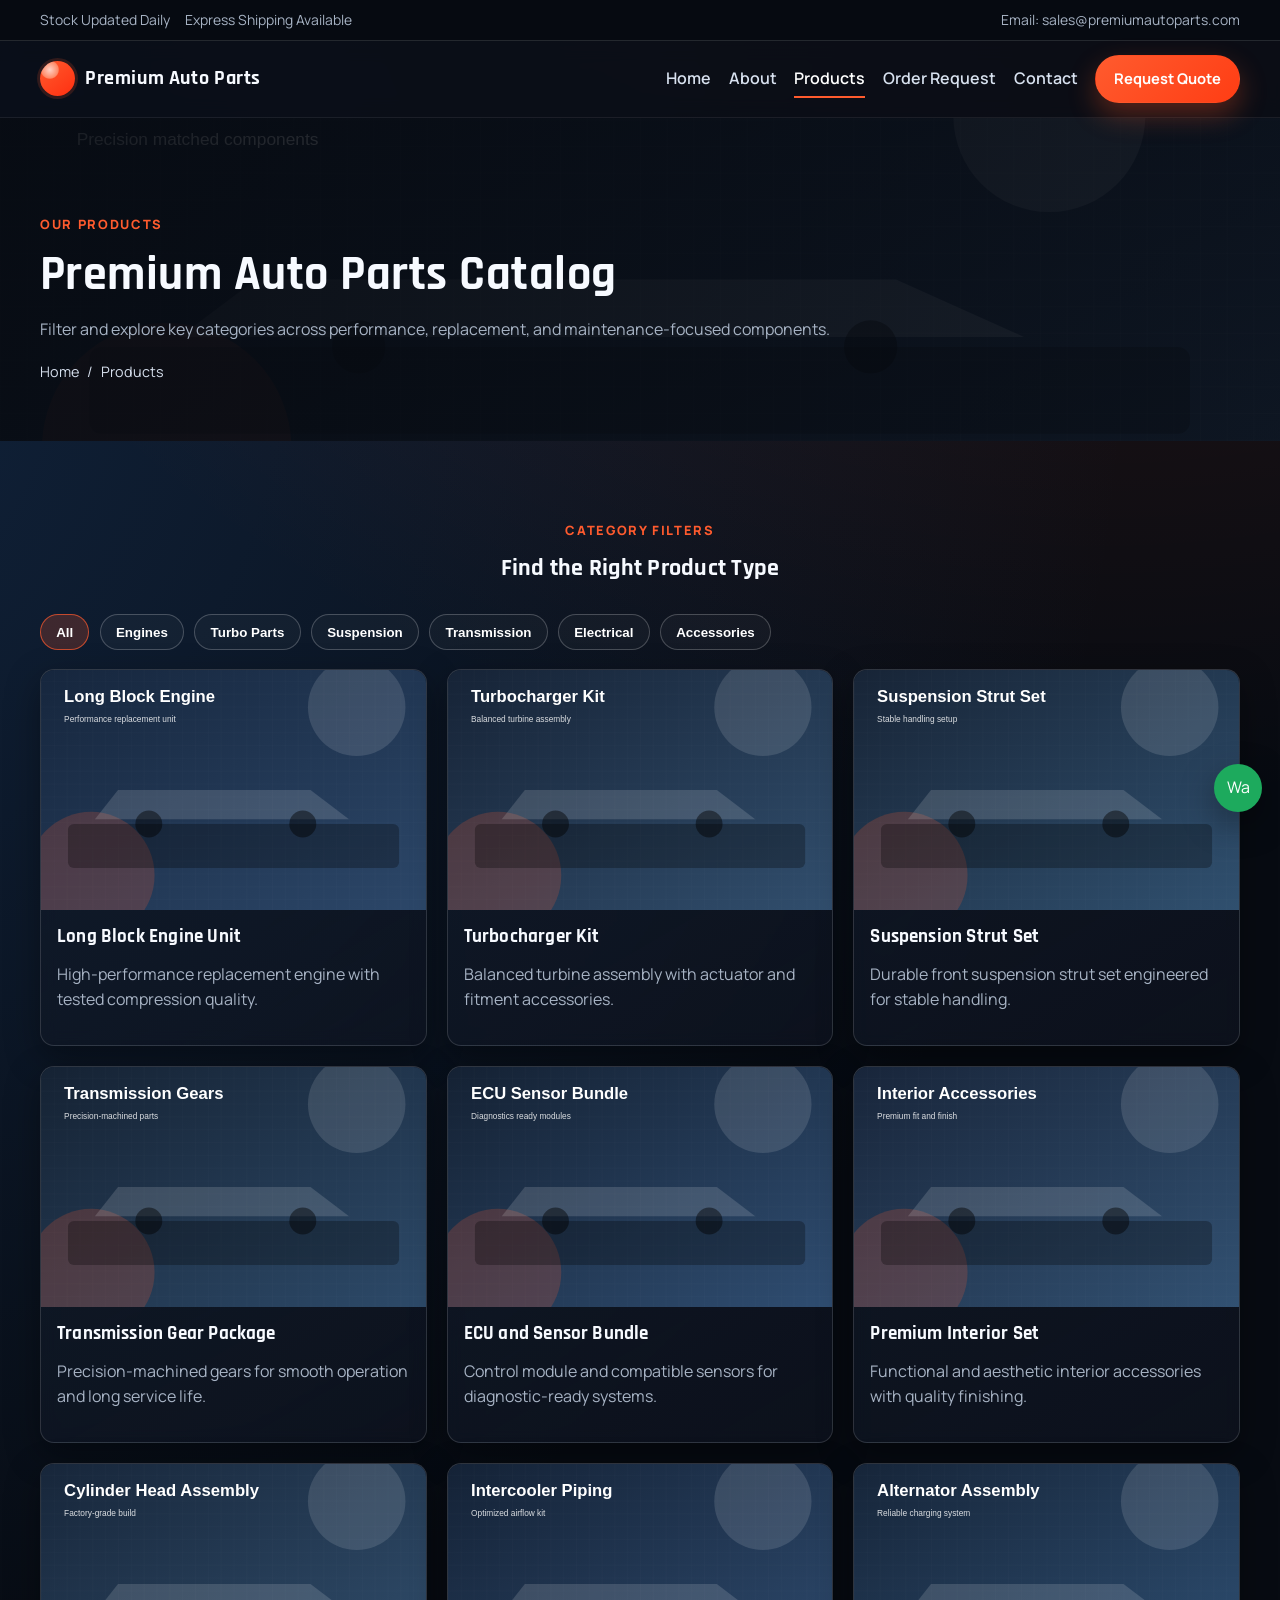
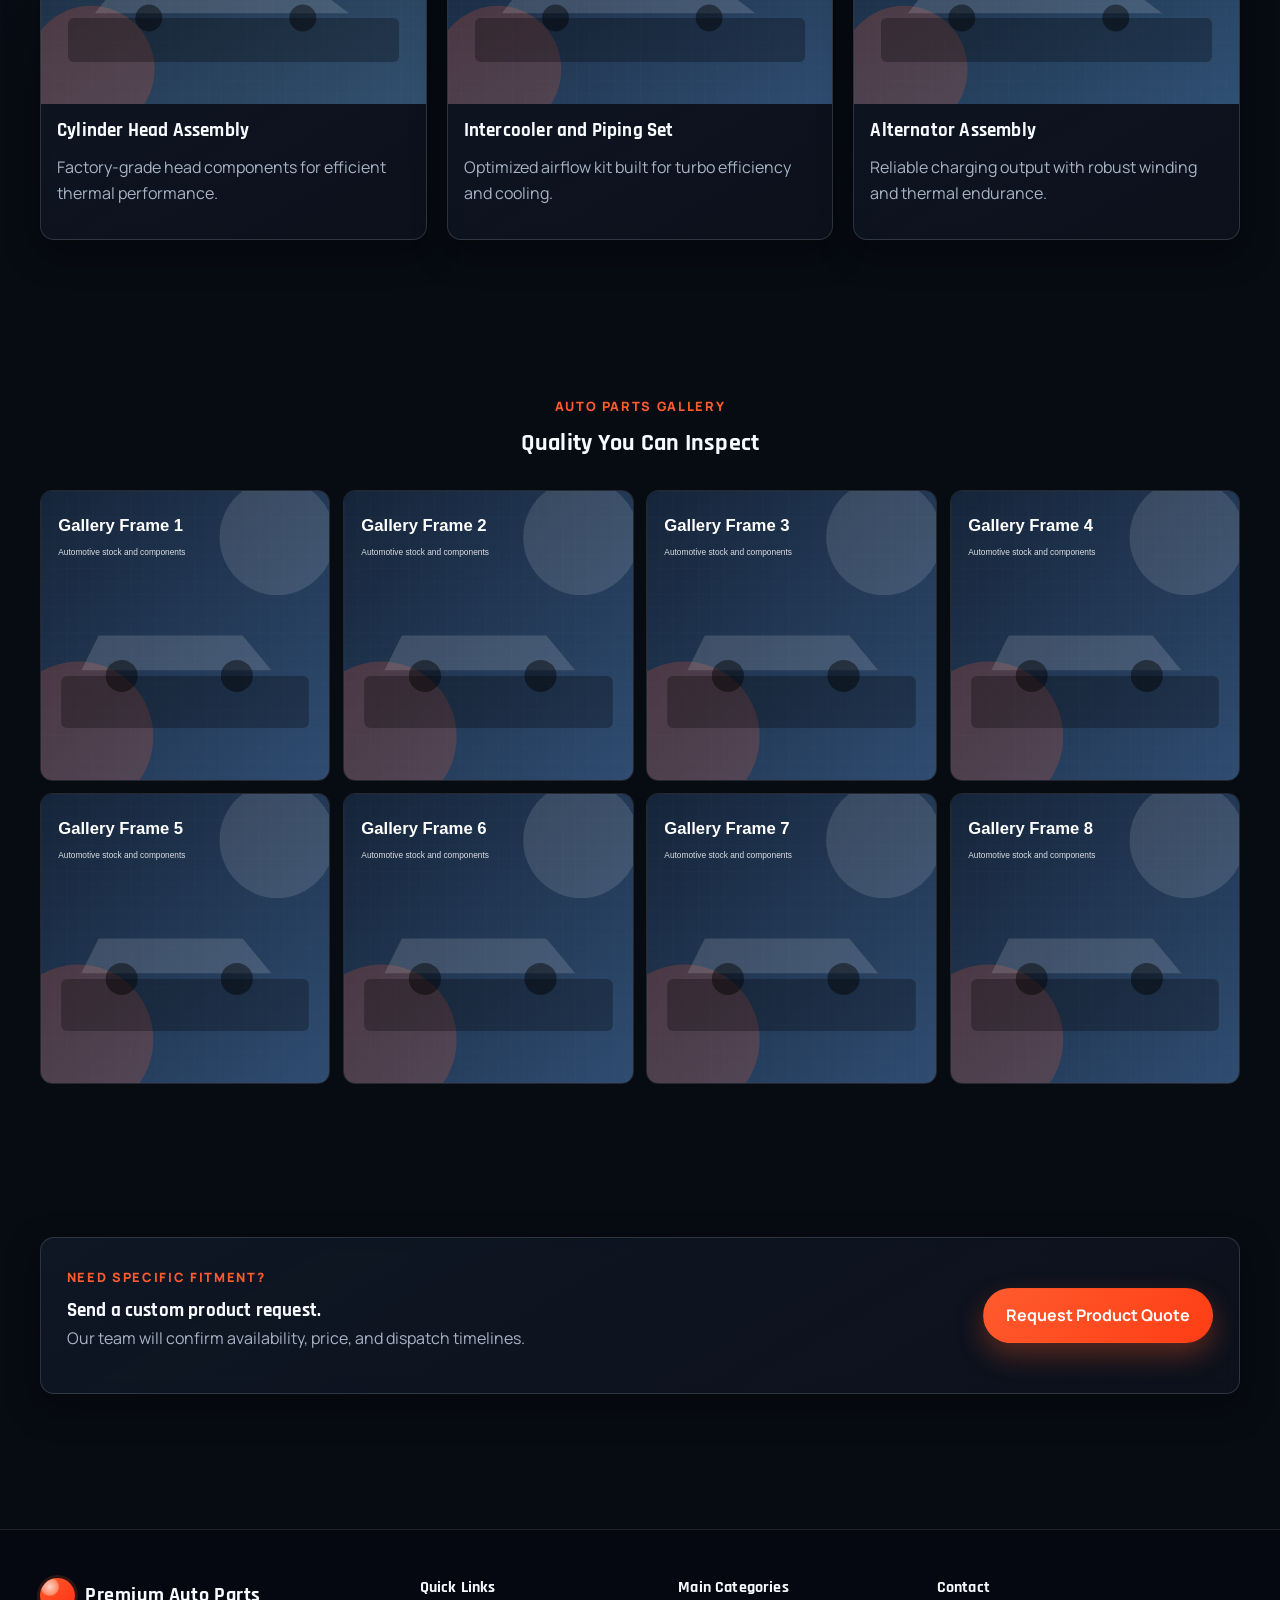
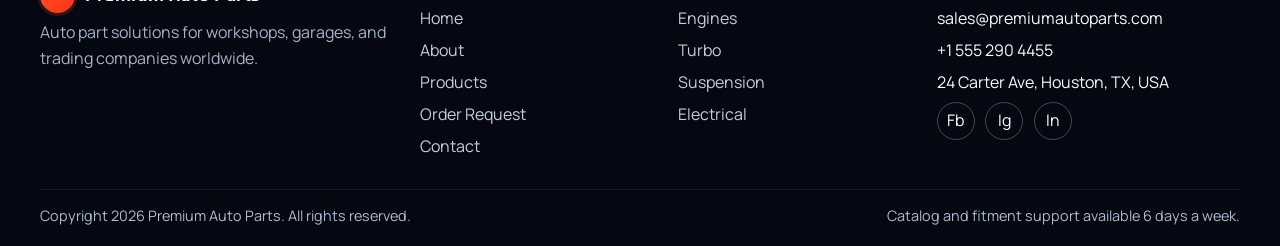
<file: products.html>
<!DOCTYPE html>
<html lang="en">
  <head>
    <meta charset="UTF-8" />
    <meta name="viewport" content="width=device-width, initial-scale=1.0" />
    <meta
      name="description"
      content="Browse premium auto car parts including engines, turbo parts, suspension, transmission, electrical parts, and accessories."
    />
    <title>Products | Premium Auto Parts</title>
    <link rel="preconnect" href="https://fonts.googleapis.com" />
    <link rel="preconnect" href="https://fonts.gstatic.com" crossorigin />
    <link
      href="https://fonts.googleapis.com/css2?family=Manrope:wght@400;500;600;700;800&family=Rajdhani:wght@600;700&display=swap"
      rel="stylesheet"
    />
    <link rel="stylesheet" href="css/style.css" />
  </head>
  <body>
    <!-- Top Contact Strip -->
    <div class="topbar">
      <div class="container">
        <ul class="topbar-list">
          <li>Stock Updated Daily</li>
          <li>Express Shipping Available</li>
        </ul>
        <span>Email: sales@premiumautoparts.com</span>
      </div>
    </div>

    <!-- Sticky Header and Navigation -->
    <header class="site-header">
      <div class="container navbar">
        <a class="logo" href="index.html">
          <span class="logo-mark" aria-hidden="true"></span>
          <span>Premium Auto Parts</span>
        </a>

        <button
          class="nav-toggle"
          data-nav-toggle
          aria-label="Toggle menu"
          aria-expanded="false"
        >
          <span class="bar"></span>
          <span class="bar"></span>
          <span class="bar"></span>
        </button>

        <nav class="nav-links" data-nav-links>
          <a class="nav-link" href="index.html">Home</a>
          <a class="nav-link" href="about.html">About</a>
          <a class="nav-link active" href="products.html">Products</a>
          <a class="nav-link" href="order-request.html">Order Request</a>
          <a class="nav-link" href="contact.html">Contact</a>
          <a class="btn btn-primary btn-sm" href="order-request.html">Request Quote</a>
        </nav>
      </div>
    </header>

    <!-- Main Page Content -->
    <main>
      <section class="page-banner">
        <div class="container reveal">
          <span class="eyebrow">Our Products</span>
          <h1>Premium Auto Parts Catalog</h1>
          <p>
            Filter and explore key categories across performance, replacement, and
            maintenance-focused components.
          </p>
          <div class="breadcrumb">
            <a href="index.html">Home</a>
            <span>/</span>
            <span>Products</span>
          </div>
        </div>
      </section>

      <section class="section">
        <div class="container">
          <div class="section-title-wrap reveal">
            <span class="eyebrow">Category Filters</span>
            <h2>Find the Right Product Type</h2>
          </div>

          <div class="products-tools reveal">
            <button class="filter-btn active" type="button" data-filter="all">All</button>
            <button class="filter-btn" type="button" data-filter="engine">Engines</button>
            <button class="filter-btn" type="button" data-filter="turbo">Turbo Parts</button>
            <button class="filter-btn" type="button" data-filter="suspension">
              Suspension
            </button>
            <button class="filter-btn" type="button" data-filter="transmission">
              Transmission
            </button>
            <button class="filter-btn" type="button" data-filter="electrical">
              Electrical
            </button>
            <button class="filter-btn" type="button" data-filter="accessories">
              Accessories
            </button>
          </div>

          <div class="grid grid-3">
            <article
              class="glass-card product-card reveal"
              data-product-card
              data-category="engine"
            >
              <img src="images/product-engine-1.svg" alt="Long block engine assembly" />
              <div class="content">
                <h3>Long Block Engine Unit</h3>
                <p>High-performance replacement engine with tested compression quality.</p>
              </div>
            </article>

            <article
              class="glass-card product-card reveal"
              data-product-card
              data-category="turbo"
            >
              <img src="images/product-turbo-1.svg" alt="Turbocharger kit" />
              <div class="content">
                <h3>Turbocharger Kit</h3>
                <p>Balanced turbine assembly with actuator and fitment accessories.</p>
              </div>
            </article>

            <article
              class="glass-card product-card reveal"
              data-product-card
              data-category="suspension"
            >
              <img src="images/product-suspension-1.svg" alt="Suspension strut set" />
              <div class="content">
                <h3>Suspension Strut Set</h3>
                <p>Durable front suspension strut set engineered for stable handling.</p>
              </div>
            </article>

            <article
              class="glass-card product-card reveal"
              data-product-card
              data-category="transmission"
            >
              <img src="images/product-transmission-1.svg" alt="Transmission gearbox parts" />
              <div class="content">
                <h3>Transmission Gear Package</h3>
                <p>Precision-machined gears for smooth operation and long service life.</p>
              </div>
            </article>

            <article
              class="glass-card product-card reveal"
              data-product-card
              data-category="electrical"
            >
              <img src="images/product-electrical-1.svg" alt="ECU and sensor pack" />
              <div class="content">
                <h3>ECU and Sensor Bundle</h3>
                <p>Control module and compatible sensors for diagnostic-ready systems.</p>
              </div>
            </article>

            <article
              class="glass-card product-card reveal"
              data-product-card
              data-category="accessories"
            >
              <img src="images/product-accessory-1.svg" alt="Interior accessory set" />
              <div class="content">
                <h3>Premium Interior Set</h3>
                <p>Functional and aesthetic interior accessories with quality finishing.</p>
              </div>
            </article>

            <article
              class="glass-card product-card reveal"
              data-product-card
              data-category="engine"
            >
              <img src="images/product-engine-2.svg" alt="Engine cylinder head unit" />
              <div class="content">
                <h3>Cylinder Head Assembly</h3>
                <p>Factory-grade head components for efficient thermal performance.</p>
              </div>
            </article>

            <article
              class="glass-card product-card reveal"
              data-product-card
              data-category="turbo"
            >
              <img src="images/product-turbo-2.svg" alt="Turbo intercooler and piping set" />
              <div class="content">
                <h3>Intercooler and Piping Set</h3>
                <p>Optimized airflow kit built for turbo efficiency and cooling.</p>
              </div>
            </article>

            <article
              class="glass-card product-card reveal"
              data-product-card
              data-category="electrical"
            >
              <img src="images/product-electrical-2.svg" alt="Alternator assembly" />
              <div class="content">
                <h3>Alternator Assembly</h3>
                <p>Reliable charging output with robust winding and thermal endurance.</p>
              </div>
            </article>
          </div>
        </div>
      </section>

      <section class="section">
        <div class="container">
          <div class="section-title-wrap reveal">
            <span class="eyebrow">Auto Parts Gallery</span>
            <h2>Quality You Can Inspect</h2>
          </div>
          <div class="gallery">
            <img class="reveal" src="images/gallery-1.svg" alt="Auto parts shelf and stock" />
            <img class="reveal" src="images/gallery-2.svg" alt="Mechanical workshop detail" />
            <img class="reveal" src="images/gallery-3.svg" alt="Turbo and manifold close-up" />
            <img class="reveal" src="images/gallery-4.svg" alt="Suspension component detail" />
            <img class="reveal" src="images/gallery-5.svg" alt="Engine block surface detail" />
            <img class="reveal" src="images/gallery-6.svg" alt="Parts packaging and shipping" />
            <img class="reveal" src="images/gallery-7.svg" alt="Electrical harness and modules" />
            <img class="reveal" src="images/gallery-8.svg" alt="Warehouse dispatch station" />
          </div>
        </div>
      </section>

      <section class="section">
        <div class="container">
          <div class="glass-card cta-strip reveal">
            <div>
              <span class="eyebrow">Need Specific Fitment?</span>
              <h3>Send a custom product request.</h3>
              <p>Our team will confirm availability, price, and dispatch timelines.</p>
            </div>
            <a class="btn btn-primary" href="order-request.html">Request Product Quote</a>
          </div>
        </div>
      </section>
    </main>

    <!-- Site Footer -->
    <footer class="site-footer">
      <div class="container footer-top">
        <div>
          <a class="logo" href="index.html">
            <span class="logo-mark" aria-hidden="true"></span>
            <span>Premium Auto Parts</span>
          </a>
          <p>
            Auto part solutions for workshops, garages, and trading companies worldwide.
          </p>
        </div>
        <div>
          <h4>Quick Links</h4>
          <ul class="footer-links">
            <li><a href="index.html">Home</a></li>
            <li><a href="about.html">About</a></li>
            <li><a href="products.html">Products</a></li>
            <li><a href="order-request.html">Order Request</a></li>
            <li><a href="contact.html">Contact</a></li>
          </ul>
        </div>
        <div>
          <h4>Main Categories</h4>
          <ul class="footer-links">
            <li><a href="products.html">Engines</a></li>
            <li><a href="products.html">Turbo</a></li>
            <li><a href="products.html">Suspension</a></li>
            <li><a href="products.html">Electrical</a></li>
          </ul>
        </div>
        <div>
          <h4>Contact</h4>
          <ul class="footer-links">
            <li>sales@premiumautoparts.com</li>
            <li>+1 555 290 4455</li>
            <li>24 Carter Ave, Houston, TX, USA</li>
          </ul>
          <div class="socials">
            <a class="social-link" href="#" aria-label="Facebook">Fb</a>
            <a class="social-link" href="#" aria-label="Instagram">Ig</a>
            <a class="social-link" href="#" aria-label="LinkedIn">In</a>
          </div>
        </div>
      </div>
      <div class="container footer-bottom">
        <span>Copyright <span data-year></span> Premium Auto Parts. All rights reserved.</span>
        <span>Catalog and fitment support available 6 days a week.</span>
      </div>
    </footer>

    <a
      class="floating-whatsapp"
      href="https://wa.me/15552904455"
      target="_blank"
      rel="noopener"
      aria-label="WhatsApp chat"
      >Wa</a
    >
    <button class="back-to-top" data-back-top aria-label="Back to top">Top</button>

    <script src="js/main.js"></script>
    <script src="js/products.js"></script>
  </body>
</html>
</file>
<file: css/style.css>
:root {
  --bg-main: #070b12;
  --bg-panel: #0c1320;
  --bg-elevated: #111b2a;
  --text-primary: #f7faff;
  --text-muted: #a7b3c4;
  --accent: #ff5b2e;
  --accent-strong: #ff3d14;
  --line: rgba(255, 255, 255, 0.12);
  --shadow: 0 12px 34px rgba(0, 0, 0, 0.35);
  --radius: 14px;
  --radius-sm: 10px;
  --container: 1200px;
}

*,
*::before,
*::after {
  box-sizing: border-box;
}

html {
  scroll-behavior: smooth;
}

body {
  margin: 0;
  font-family: "Manrope", sans-serif;
  background:
    radial-gradient(circle at 85% -20%, rgba(255, 91, 46, 0.22), transparent 35%),
    radial-gradient(circle at -20% 10%, rgba(35, 81, 140, 0.35), transparent 40%),
    var(--bg-main);
  color: var(--text-primary);
  line-height: 1.6;
  opacity: 0;
  transition: opacity 0.35s ease;
}

body.page-ready {
  opacity: 1;
}

body.page-leaving {
  opacity: 0;
}

a {
  color: inherit;
  text-decoration: none;
}

img {
  max-width: 100%;
  display: block;
}

ul {
  margin: 0;
  padding: 0;
  list-style: none;
}

.container {
  width: min(100% - 2.2rem, var(--container));
  margin-inline: auto;
}

.section {
  padding: 4.8rem 0;
}

.section-title-wrap {
  max-width: 720px;
  margin: 0 auto 2rem;
  text-align: center;
}

.eyebrow {
  display: inline-block;
  font-size: 0.8rem;
  letter-spacing: 0.13em;
  text-transform: uppercase;
  color: var(--accent);
  margin-bottom: 0.8rem;
  font-weight: 800;
}

h1,
h2,
h3,
h4 {
  margin: 0 0 0.8rem;
  line-height: 1.2;
  font-family: "Rajdhani", sans-serif;
  letter-spacing: 0.01em;
}

p {
  margin: 0 0 1rem;
  color: var(--text-muted);
}

.btn {
  display: inline-flex;
  align-items: center;
  justify-content: center;
  gap: 0.45rem;
  border: 1px solid transparent;
  border-radius: 999px;
  padding: 0.85rem 1.4rem;
  font-weight: 700;
  cursor: pointer;
  transition: all 0.28s ease;
}

.btn:focus-visible,
.nav-toggle:focus-visible,
a:focus-visible,
button:focus-visible,
input:focus-visible,
select:focus-visible,
textarea:focus-visible {
  outline: 2px solid rgba(255, 91, 46, 0.95);
  outline-offset: 2px;
}

.btn-primary {
  background: linear-gradient(135deg, var(--accent), var(--accent-strong));
  color: #fff;
  box-shadow: 0 12px 28px rgba(255, 87, 34, 0.32);
}

.btn-primary:hover {
  transform: translateY(-2px);
  box-shadow: 0 16px 30px rgba(255, 87, 34, 0.42);
}

.btn-outline {
  border-color: rgba(255, 255, 255, 0.35);
  color: var(--text-primary);
  background: rgba(255, 255, 255, 0.02);
}

.btn-outline:hover {
  border-color: var(--accent);
  color: #fff;
  background: rgba(255, 91, 46, 0.12);
}

.btn-sm {
  padding: 0.68rem 1.12rem;
  font-size: 0.92rem;
}

.topbar {
  background: #060a11;
  border-bottom: 1px solid var(--line);
  color: var(--text-muted);
  font-size: 0.87rem;
}

.topbar .container {
  display: flex;
  flex-wrap: wrap;
  align-items: center;
  justify-content: space-between;
  gap: 0.6rem 1rem;
  padding: 0.55rem 0;
}

.topbar-list {
  display: flex;
  flex-wrap: wrap;
  gap: 0.95rem;
}

.site-header {
  position: sticky;
  top: 0;
  z-index: 120;
  background: rgba(8, 13, 22, 0.88);
  backdrop-filter: blur(10px);
  border-bottom: 1px solid rgba(255, 255, 255, 0.07);
}

.navbar {
  min-height: 76px;
  display: flex;
  align-items: center;
  justify-content: space-between;
  gap: 1rem;
}

.logo {
  display: inline-flex;
  align-items: center;
  gap: 0.62rem;
  font-family: "Rajdhani", sans-serif;
  font-weight: 700;
  font-size: 1.28rem;
  letter-spacing: 0.03em;
}

.logo-mark {
  width: 35px;
  aspect-ratio: 1;
  border-radius: 50%;
  background:
    radial-gradient(circle at 28% 25%, #ffd2c5 0%, #ff8a67 23%, transparent 26%),
    linear-gradient(140deg, #ff5b2e, #ff2f10);
  box-shadow: 0 0 0 3px rgba(255, 91, 46, 0.16);
}

.nav-links {
  display: flex;
  align-items: center;
  gap: 1.1rem;
}

.nav-link {
  position: relative;
  font-weight: 600;
  color: #d8e1ef;
  transition: color 0.24s ease;
}

.nav-link::after {
  content: "";
  position: absolute;
  left: 0;
  bottom: -6px;
  width: 100%;
  height: 2px;
  background: var(--accent);
  transform: scaleX(0);
  transform-origin: right;
  transition: transform 0.25s ease;
}

.nav-link:hover,
.nav-link.active {
  color: #fff;
}

.nav-link:hover::after,
.nav-link.active::after {
  transform: scaleX(1);
  transform-origin: left;
}

.nav-toggle {
  display: none;
  width: 42px;
  height: 42px;
  padding: 0;
  border-radius: 10px;
  border: 1px solid rgba(255, 255, 255, 0.24);
  background: transparent;
  color: #fff;
  flex-direction: column;
  align-items: center;
  justify-content: center;
  gap: 4px;
}

.nav-toggle .bar {
  width: 18px;
  height: 2px;
  border-radius: 999px;
  background: #fff;
  display: block;
}

.hero {
  position: relative;
  padding: 8rem 0 5.7rem;
  min-height: 78vh;
  display: flex;
  align-items: center;
  overflow: hidden;
}

.hero::before {
  content: "";
  position: absolute;
  inset: 0;
  background:
    linear-gradient(to right, rgba(7, 11, 18, 0.95), rgba(7, 11, 18, 0.65)),
    url("../images/hero-auto.svg") center/cover no-repeat;
  z-index: -2;
}

.hero::after {
  content: "";
  position: absolute;
  inset: 0;
  background:
    linear-gradient(130deg, rgba(255, 72, 29, 0.14), transparent 46%),
    repeating-linear-gradient(
      125deg,
      rgba(255, 255, 255, 0.015) 0,
      rgba(255, 255, 255, 0.015) 2px,
      transparent 2px,
      transparent 28px
    );
  z-index: -1;
}

.hero-content {
  max-width: 660px;
}

.hero h1 {
  font-size: clamp(2rem, 5vw, 4rem);
  margin-bottom: 1rem;
}

.hero p {
  max-width: 590px;
  font-size: 1.06rem;
  margin-bottom: 2rem;
}

.hero-actions {
  display: flex;
  flex-wrap: wrap;
  gap: 0.8rem;
}

.hero-meta {
  margin-top: 2.4rem;
  display: flex;
  flex-wrap: wrap;
  gap: 1rem;
}

.hero-pill {
  display: inline-flex;
  align-items: center;
  gap: 0.42rem;
  font-size: 0.84rem;
  color: #e5edf8;
  border: 1px solid rgba(255, 255, 255, 0.25);
  border-radius: 999px;
  padding: 0.5rem 0.85rem;
  background: rgba(255, 255, 255, 0.03);
}

.grid {
  display: grid;
  gap: 1.25rem;
}

.grid-2 {
  grid-template-columns: repeat(2, minmax(0, 1fr));
}

.grid-3 {
  grid-template-columns: repeat(3, minmax(0, 1fr));
}

.grid-4 {
  grid-template-columns: repeat(4, minmax(0, 1fr));
}

.glass-card {
  background: linear-gradient(
    150deg,
    rgba(17, 27, 42, 0.76),
    rgba(16, 21, 34, 0.62)
  );
  border: 1px solid rgba(255, 255, 255, 0.14);
  border-radius: var(--radius);
  box-shadow: var(--shadow);
  backdrop-filter: blur(8px);
}

.feature-card {
  padding: 1.35rem 1.2rem;
  transition: transform 0.28s ease, border-color 0.28s ease;
}

.feature-card:hover {
  transform: translateY(-6px);
  border-color: rgba(255, 91, 46, 0.55);
}

.feature-icon {
  width: 56px;
  height: 56px;
  border-radius: 14px;
  background: linear-gradient(
    135deg,
    rgba(255, 91, 46, 0.18),
    rgba(255, 255, 255, 0.06)
  );
  border: 1px solid rgba(255, 255, 255, 0.16);
  display: grid;
  place-items: center;
  margin-bottom: 1rem;
}

.feature-icon img {
  width: 32px;
  height: 32px;
  object-fit: contain;
}

.cta-strip {
  padding: 1.6rem;
  border-radius: var(--radius);
  display: flex;
  flex-wrap: wrap;
  gap: 1rem;
  align-items: center;
  justify-content: space-between;
}

.cta-strip h3 {
  margin-bottom: 0.2rem;
}

.search-form {
  display: flex;
  align-items: center;
  gap: 0.7rem;
}

.search-form input {
  min-width: 230px;
  border-radius: 999px;
  border: 1px solid rgba(255, 255, 255, 0.16);
  background: rgba(255, 255, 255, 0.04);
  color: #fff;
  padding: 0.74rem 1rem;
}

.stats {
  margin-top: 2rem;
}

.stat-card {
  padding: 1.15rem 1rem;
  text-align: center;
}

.stat-card h3 {
  font-size: 2rem;
  margin: 0 0 0.3rem;
}

.process-list {
  counter-reset: process-step;
}

.process-step {
  position: relative;
  padding: 1.4rem 1.2rem 1.2rem 1.2rem;
}

.process-step::before {
  counter-increment: process-step;
  content: "0" counter(process-step);
  position: absolute;
  top: -18px;
  right: 18px;
  font-family: "Rajdhani", sans-serif;
  font-size: 2.2rem;
  color: rgba(255, 255, 255, 0.08);
  font-weight: 700;
}

.testimonial-card {
  padding: 1.25rem 1.2rem;
}

.quote {
  font-style: italic;
  color: #dbe5f5;
  margin-bottom: 1rem;
}

.author {
  font-weight: 700;
  color: #f9fbff;
}

.faq-list {
  max-width: 920px;
  margin: 0 auto;
}

.faq-item {
  border: 1px solid rgba(255, 255, 255, 0.12);
  border-radius: var(--radius-sm);
  background: rgba(17, 27, 42, 0.55);
  margin-bottom: 0.84rem;
  overflow: hidden;
}

.faq-question {
  width: 100%;
  background: transparent;
  color: #fff;
  border: 0;
  font: inherit;
  font-weight: 700;
  text-align: left;
  padding: 0.95rem 1rem;
  cursor: pointer;
  display: flex;
  justify-content: space-between;
  align-items: center;
  gap: 1rem;
}

.faq-answer {
  max-height: 0;
  overflow: hidden;
  transition: max-height 0.3s ease;
}

.faq-answer p {
  margin: 0;
  padding: 0 1rem 1rem;
}

.faq-item.open .faq-answer {
  max-height: 180px;
}

.page-banner {
  padding: 5.8rem 0 3.5rem;
  position: relative;
  background:
    linear-gradient(120deg, rgba(7, 11, 18, 0.92), rgba(7, 11, 18, 0.66)),
    url("../images/page-banner.svg") center/cover no-repeat;
}

.page-banner h1 {
  font-size: clamp(1.7rem, 4.8vw, 3rem);
}

.breadcrumb {
  display: inline-flex;
  align-items: center;
  gap: 0.5rem;
  font-size: 0.9rem;
  color: #d5deec;
}

.form-grid {
  display: grid;
  grid-template-columns: repeat(2, minmax(0, 1fr));
  gap: 1rem;
}

.form-group {
  display: flex;
  flex-direction: column;
  gap: 0.42rem;
}

.form-group-full {
  grid-column: 1 / -1;
}

label {
  font-weight: 700;
  color: #eaf1fc;
}

input,
select,
textarea {
  width: 100%;
  border-radius: 10px;
  border: 1px solid rgba(255, 255, 255, 0.15);
  background: rgba(255, 255, 255, 0.04);
  color: #fff;
  padding: 0.78rem 0.85rem;
  font: inherit;
}

select {
  appearance: none;
  -webkit-appearance: none;
  -moz-appearance: none;
  padding-right: 2.5rem;
  background-image: url("data:image/svg+xml,%3Csvg xmlns='http://www.w3.org/2000/svg' width='14' height='14' viewBox='0 0 14 14'%3E%3Cpath d='M3 5l4 4 4-4' fill='none' stroke='%23dbe5f5' stroke-width='1.7' stroke-linecap='round' stroke-linejoin='round'/%3E%3C/svg%3E");
  background-repeat: no-repeat;
  background-position: right 0.85rem center;
  background-size: 14px 14px;
}

select::-ms-expand {
  display: none;
}

select option,
select optgroup {
  background-color: #0f1828;
  color: #f7faff;
}

select option:checked {
  background-color: #ff5b2e;
  color: #ffffff;
}

input::placeholder,
textarea::placeholder {
  color: #8e9bb0;
}

textarea {
  min-height: 130px;
  resize: vertical;
}

.error-text {
  min-height: 18px;
  color: #ff7b5f;
  font-size: 0.82rem;
}

.form-shell {
  padding: 1.6rem;
}

.submit-wrap {
  display: flex;
  align-items: center;
  gap: 0.8rem;
}

.btn-loading {
  position: relative;
  pointer-events: none;
  opacity: 0.85;
}

.btn-loading::after {
  content: "";
  width: 18px;
  height: 18px;
  border: 2px solid rgba(255, 255, 255, 0.28);
  border-top-color: #fff;
  border-radius: 50%;
  margin-left: 0.55rem;
  animation: spin 0.85s linear infinite;
}

.popup {
  position: fixed;
  inset: 0;
  z-index: 220;
  display: none;
  place-items: center;
  background: rgba(5, 8, 14, 0.72);
}

.popup.open {
  display: grid;
}

.popup-card {
  width: min(92%, 420px);
  padding: 1.4rem;
  border-radius: var(--radius);
}

.contact-grid {
  display: grid;
  grid-template-columns: 1.1fr 0.9fr;
  gap: 1rem;
}

.contact-item {
  display: flex;
  gap: 0.7rem;
  align-items: flex-start;
}

.contact-item strong {
  display: block;
  margin-bottom: 0.12rem;
}

.map-wrap {
  border-radius: var(--radius);
  overflow: hidden;
  border: 1px solid rgba(255, 255, 255, 0.12);
  min-height: 300px;
}

.map-wrap iframe {
  width: 100%;
  min-height: 300px;
  border: 0;
}

.team-card {
  overflow: hidden;
}

.team-card img {
  width: 100%;
  aspect-ratio: 4 / 3;
  object-fit: cover;
}

.team-card .content {
  padding: 1rem;
}

.products-tools {
  display: flex;
  flex-wrap: wrap;
  gap: 0.65rem;
  margin-bottom: 1.2rem;
}

.filter-btn {
  border: 1px solid rgba(255, 255, 255, 0.22);
  background: rgba(255, 255, 255, 0.03);
  color: #fff;
  padding: 0.58rem 0.95rem;
  border-radius: 999px;
  cursor: pointer;
  transition: all 0.25s ease;
  font-weight: 600;
}

.filter-btn.active,
.filter-btn:hover {
  background: rgba(255, 91, 46, 0.2);
  border-color: rgba(255, 91, 46, 0.7);
}

.product-card {
  overflow: hidden;
  transition: transform 0.24s ease;
}

.product-card:hover {
  transform: translateY(-6px);
}

.product-card img {
  width: 100%;
  aspect-ratio: 16 / 10;
  object-fit: cover;
}

.product-card .content {
  padding: 1rem;
}

.product-card.is-hidden {
  display: none;
}

.gallery {
  display: grid;
  gap: 0.8rem;
  grid-template-columns: repeat(4, minmax(0, 1fr));
}

.gallery img {
  width: 100%;
  aspect-ratio: 1 / 1;
  object-fit: cover;
  border-radius: 12px;
  border: 1px solid rgba(255, 255, 255, 0.12);
  transition: transform 0.25s ease;
}

.gallery img:hover {
  transform: scale(1.03);
}

.site-footer {
  margin-top: 3.6rem;
  border-top: 1px solid rgba(255, 255, 255, 0.1);
  background: #050810;
}

.footer-top {
  padding: 3rem 0 1.4rem;
  display: grid;
  gap: 1rem;
  grid-template-columns: 1.2fr 0.8fr 0.8fr 1fr;
}

.footer-top h4 {
  margin-bottom: 0.6rem;
}

.footer-links li {
  margin-bottom: 0.4rem;
}

.footer-links a {
  color: #c3cfdf;
}

.footer-links a:hover {
  color: #fff;
}

.socials {
  display: flex;
  gap: 0.65rem;
}

.social-link {
  width: 38px;
  height: 38px;
  border-radius: 50%;
  border: 1px solid rgba(255, 255, 255, 0.26);
  display: grid;
  place-items: center;
  color: #fff;
  transition: all 0.24s ease;
}

.social-link:hover {
  border-color: var(--accent);
  background: rgba(255, 91, 46, 0.2);
}

.footer-bottom {
  border-top: 1px solid rgba(255, 255, 255, 0.08);
  padding: 0.9rem 0 1.2rem;
  font-size: 0.9rem;
  color: #aebbd0;
  display: flex;
  flex-wrap: wrap;
  justify-content: space-between;
  gap: 0.6rem 1rem;
}

.floating-whatsapp,
.back-to-top {
  position: fixed;
  right: 18px;
  border: 0;
  border-radius: 50%;
  width: 48px;
  height: 48px;
  display: grid;
  place-items: center;
  color: #fff;
  cursor: pointer;
  box-shadow: var(--shadow);
  z-index: 150;
  transition: transform 0.2s ease, opacity 0.2s ease;
}

.floating-whatsapp {
  bottom: 88px;
  background: #1daa5d;
}

.back-to-top {
  bottom: 24px;
  background: linear-gradient(130deg, #13253f, #223f66);
  opacity: 0;
  pointer-events: none;
}

.back-to-top.show {
  opacity: 1;
  pointer-events: auto;
}

.floating-whatsapp:hover,
.back-to-top:hover {
  transform: translateY(-4px);
}

.reveal {
  opacity: 0;
  transform: translateY(16px);
  transition: opacity 0.52s ease, transform 0.52s ease;
}

.reveal.visible {
  opacity: 1;
  transform: translateY(0);
}

@keyframes spin {
  to {
    transform: rotate(360deg);
  }
}

@media (max-width: 1080px) {
  .grid-4 {
    grid-template-columns: repeat(2, minmax(0, 1fr));
  }

  .footer-top {
    grid-template-columns: repeat(2, minmax(0, 1fr));
  }

  .contact-grid {
    grid-template-columns: 1fr;
  }
}

@media (max-width: 900px) {
  .navbar {
    min-height: 70px;
  }

  .nav-toggle {
    display: inline-flex;
  }

  .nav-links {
    position: fixed;
    top: 70px;
    right: -100%;
    width: min(84vw, 350px);
    height: calc(100vh - 70px);
    flex-direction: column;
    align-items: flex-start;
    background: rgba(7, 12, 20, 0.98);
    border-left: 1px solid rgba(255, 255, 255, 0.1);
    padding: 1rem;
    transition: right 0.3s ease;
    overflow: auto;
  }

  .nav-links.open {
    right: 0;
  }

  .nav-links .btn {
    width: 100%;
  }

  .hero {
    min-height: 68vh;
    padding-top: 6.6rem;
  }

  .grid-3 {
    grid-template-columns: repeat(2, minmax(0, 1fr));
  }

  .gallery {
    grid-template-columns: repeat(3, minmax(0, 1fr));
  }
}

@media (max-width: 760px) {
  .section {
    padding: 4rem 0;
  }

  .grid-2,
  .grid-3,
  .grid-4 {
    grid-template-columns: 1fr;
  }

  .form-grid {
    grid-template-columns: 1fr;
  }

  .hero-actions {
    width: 100%;
  }

  .hero-actions .btn {
    width: 100%;
  }

  .search-form {
    width: 100%;
    flex-direction: column;
    align-items: stretch;
  }

  .search-form input {
    min-width: 0;
  }

  .gallery {
    grid-template-columns: repeat(2, minmax(0, 1fr));
  }

  .footer-top {
    grid-template-columns: 1fr;
  }
}

@media (max-width: 520px) {
  .container {
    width: min(100% - 1.4rem, var(--container));
  }

  .hero-meta {
    gap: 0.6rem;
  }

  .hero-pill {
    width: 100%;
  }

  .gallery {
    grid-template-columns: 1fr;
  }
}
</file>
